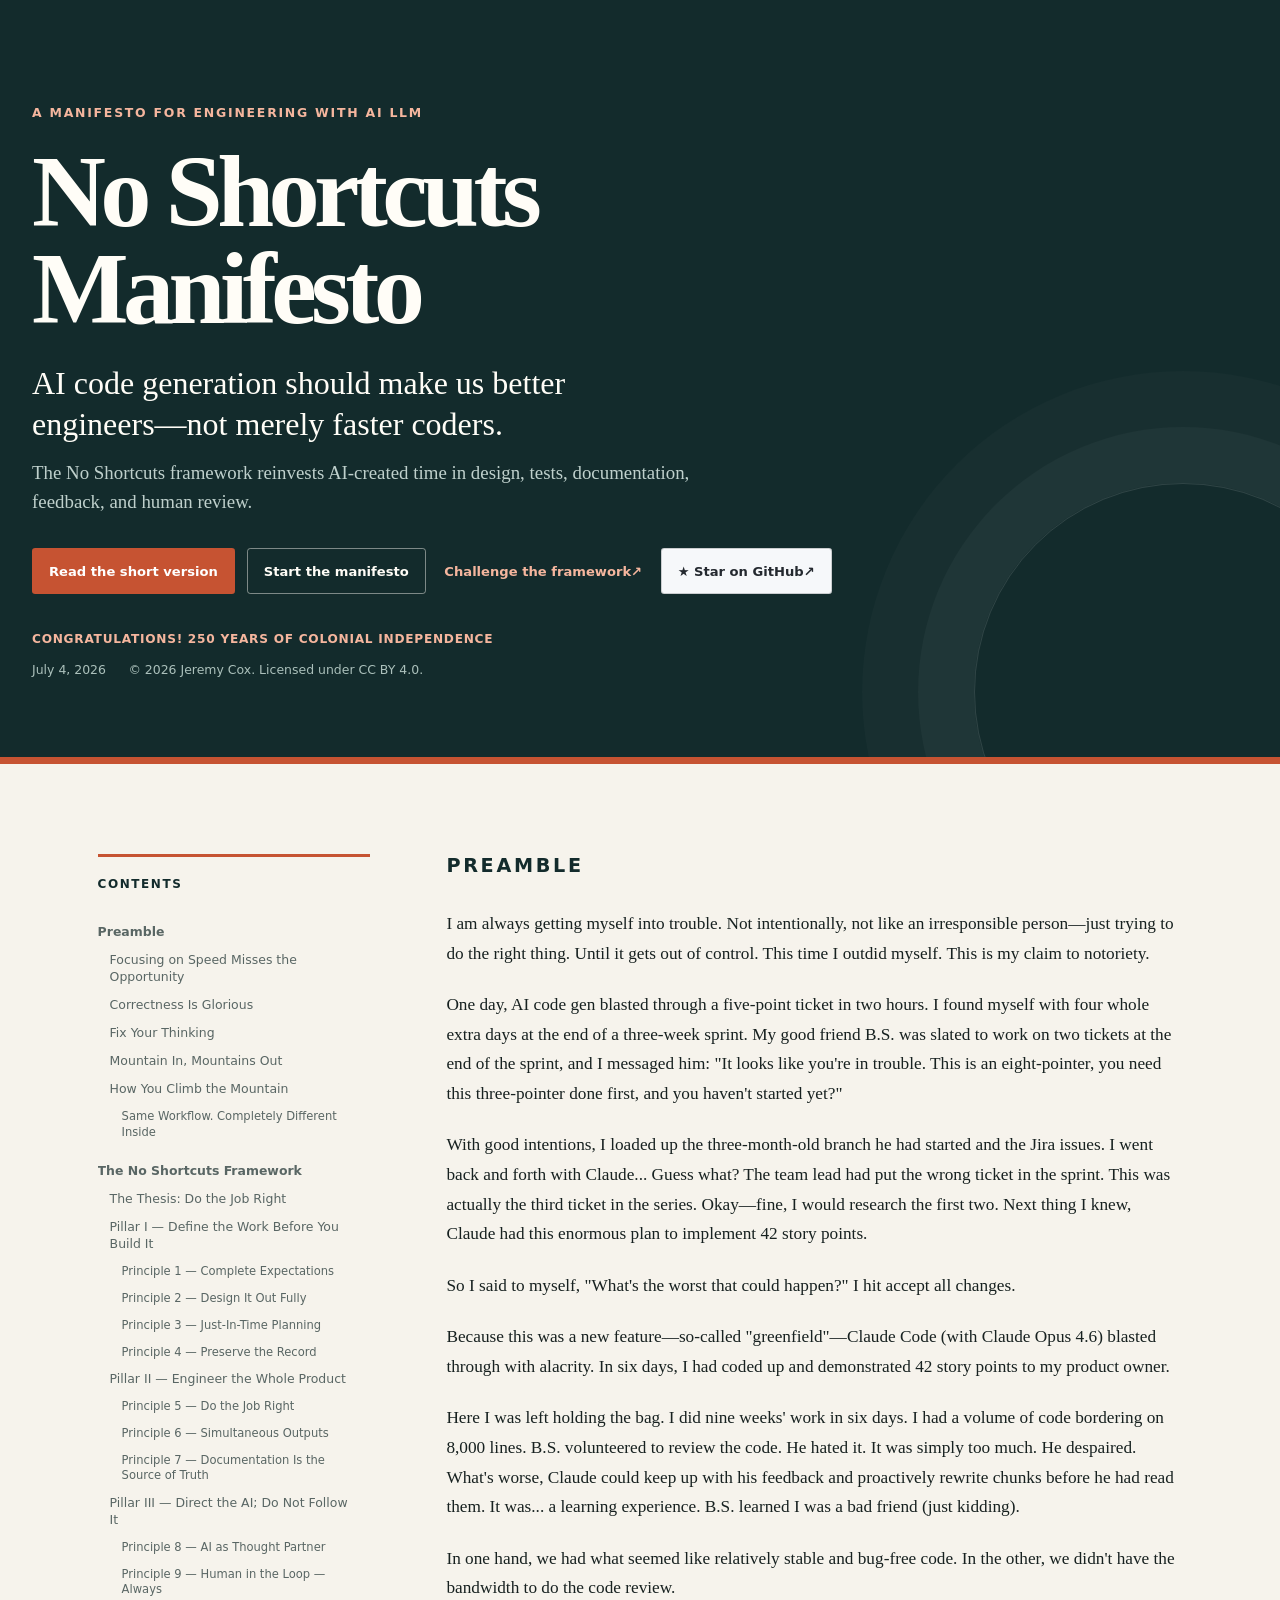
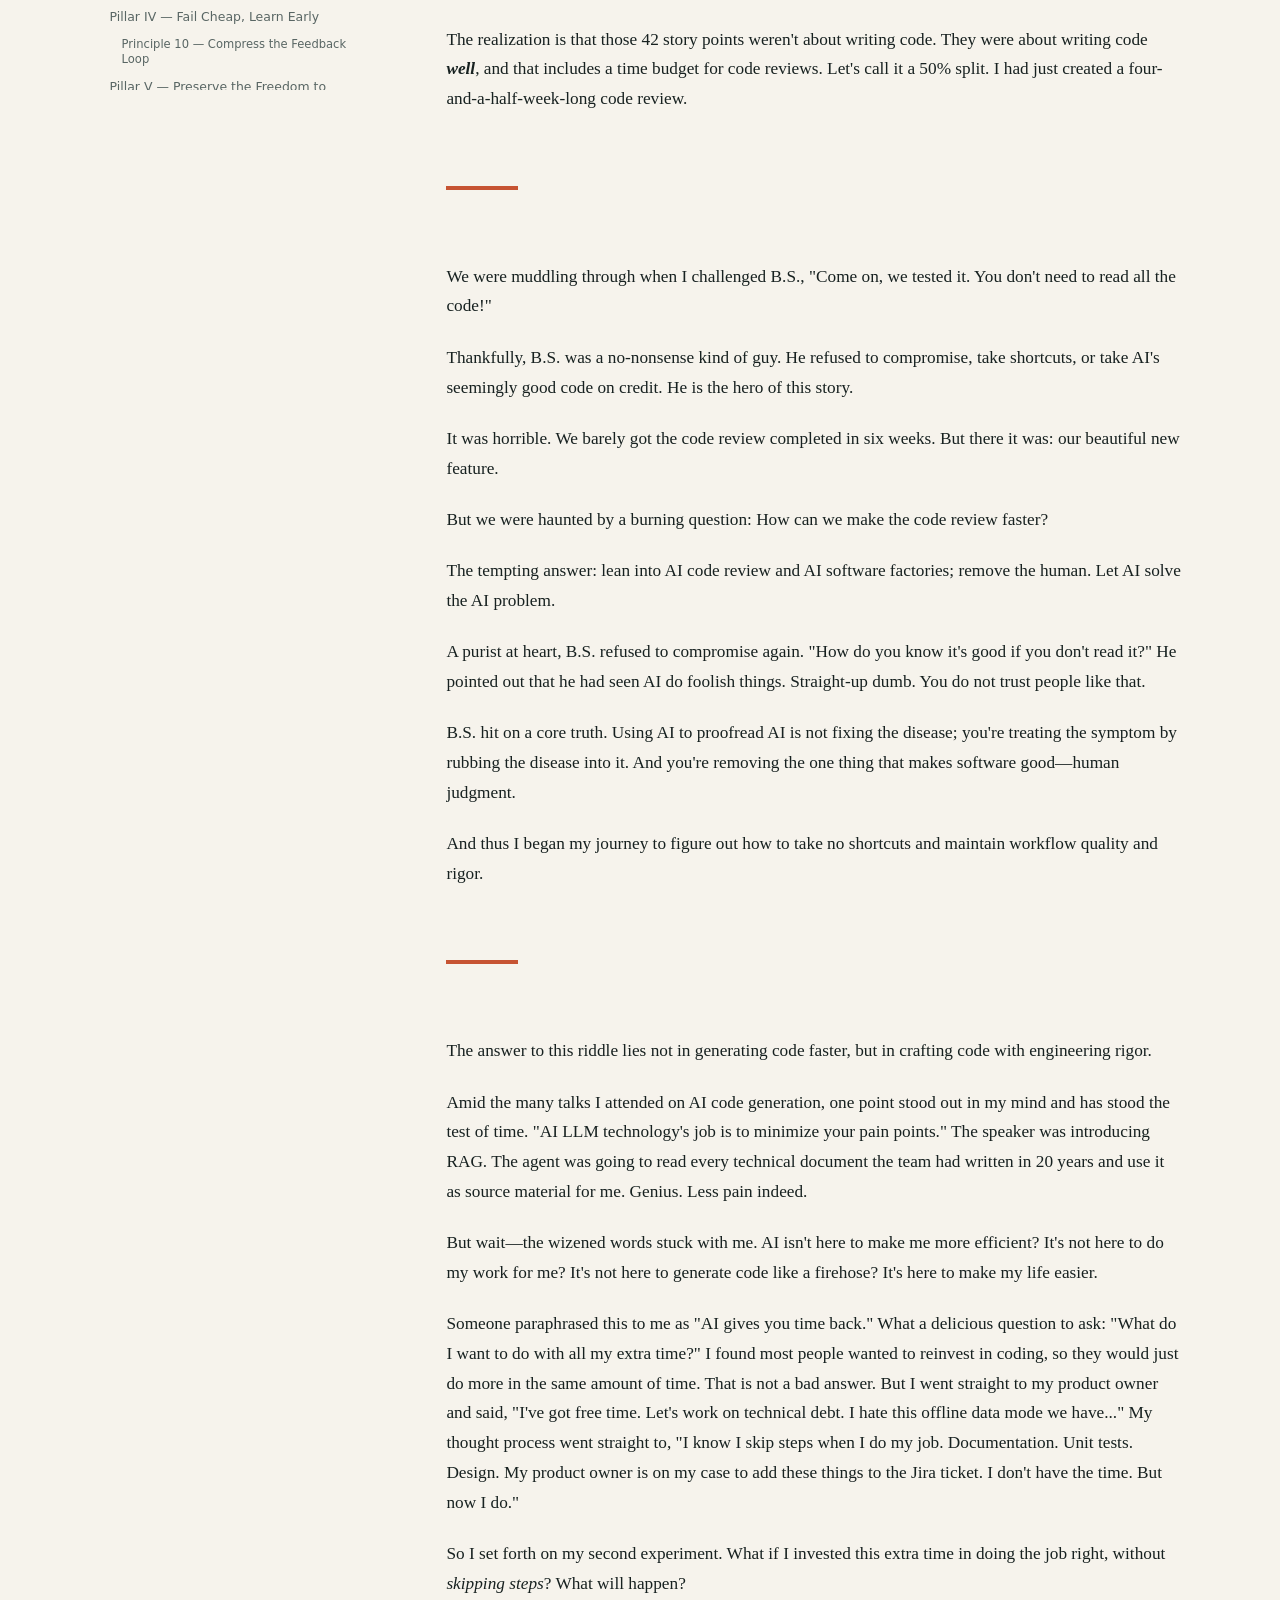
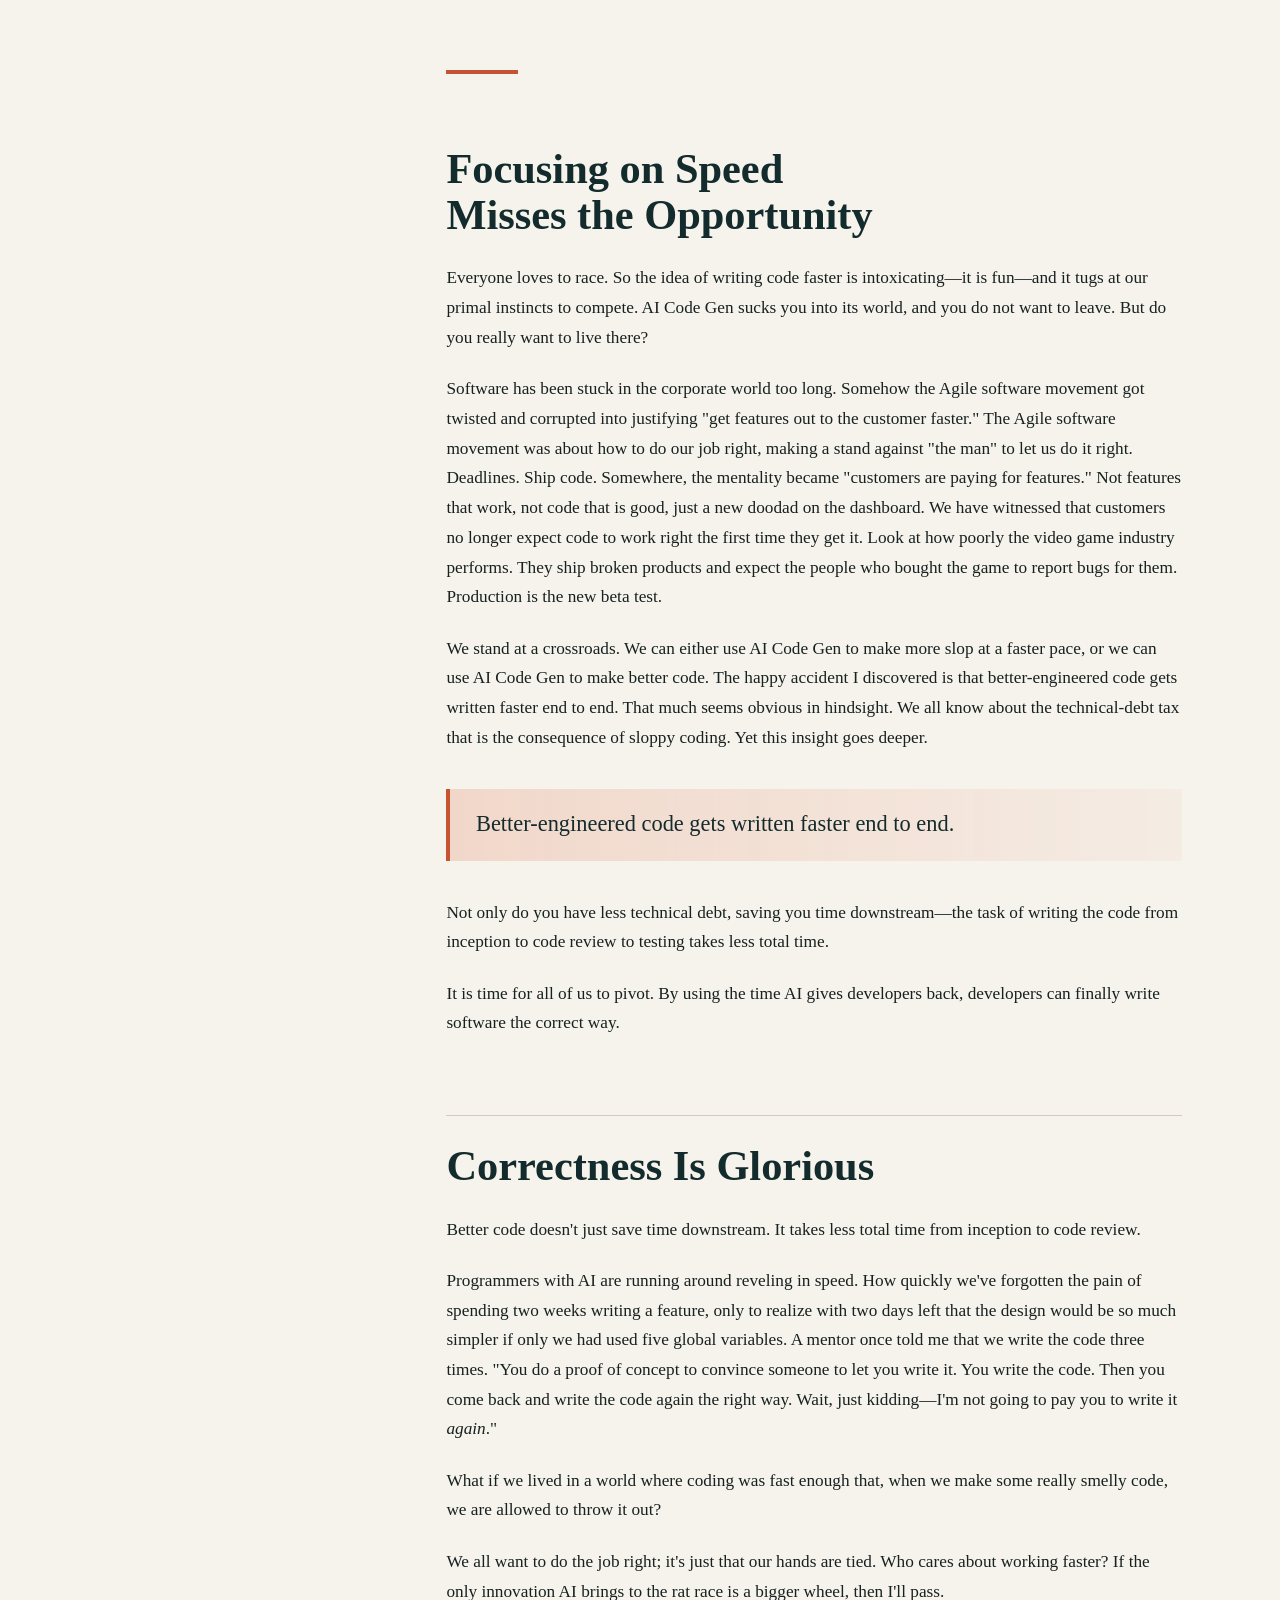
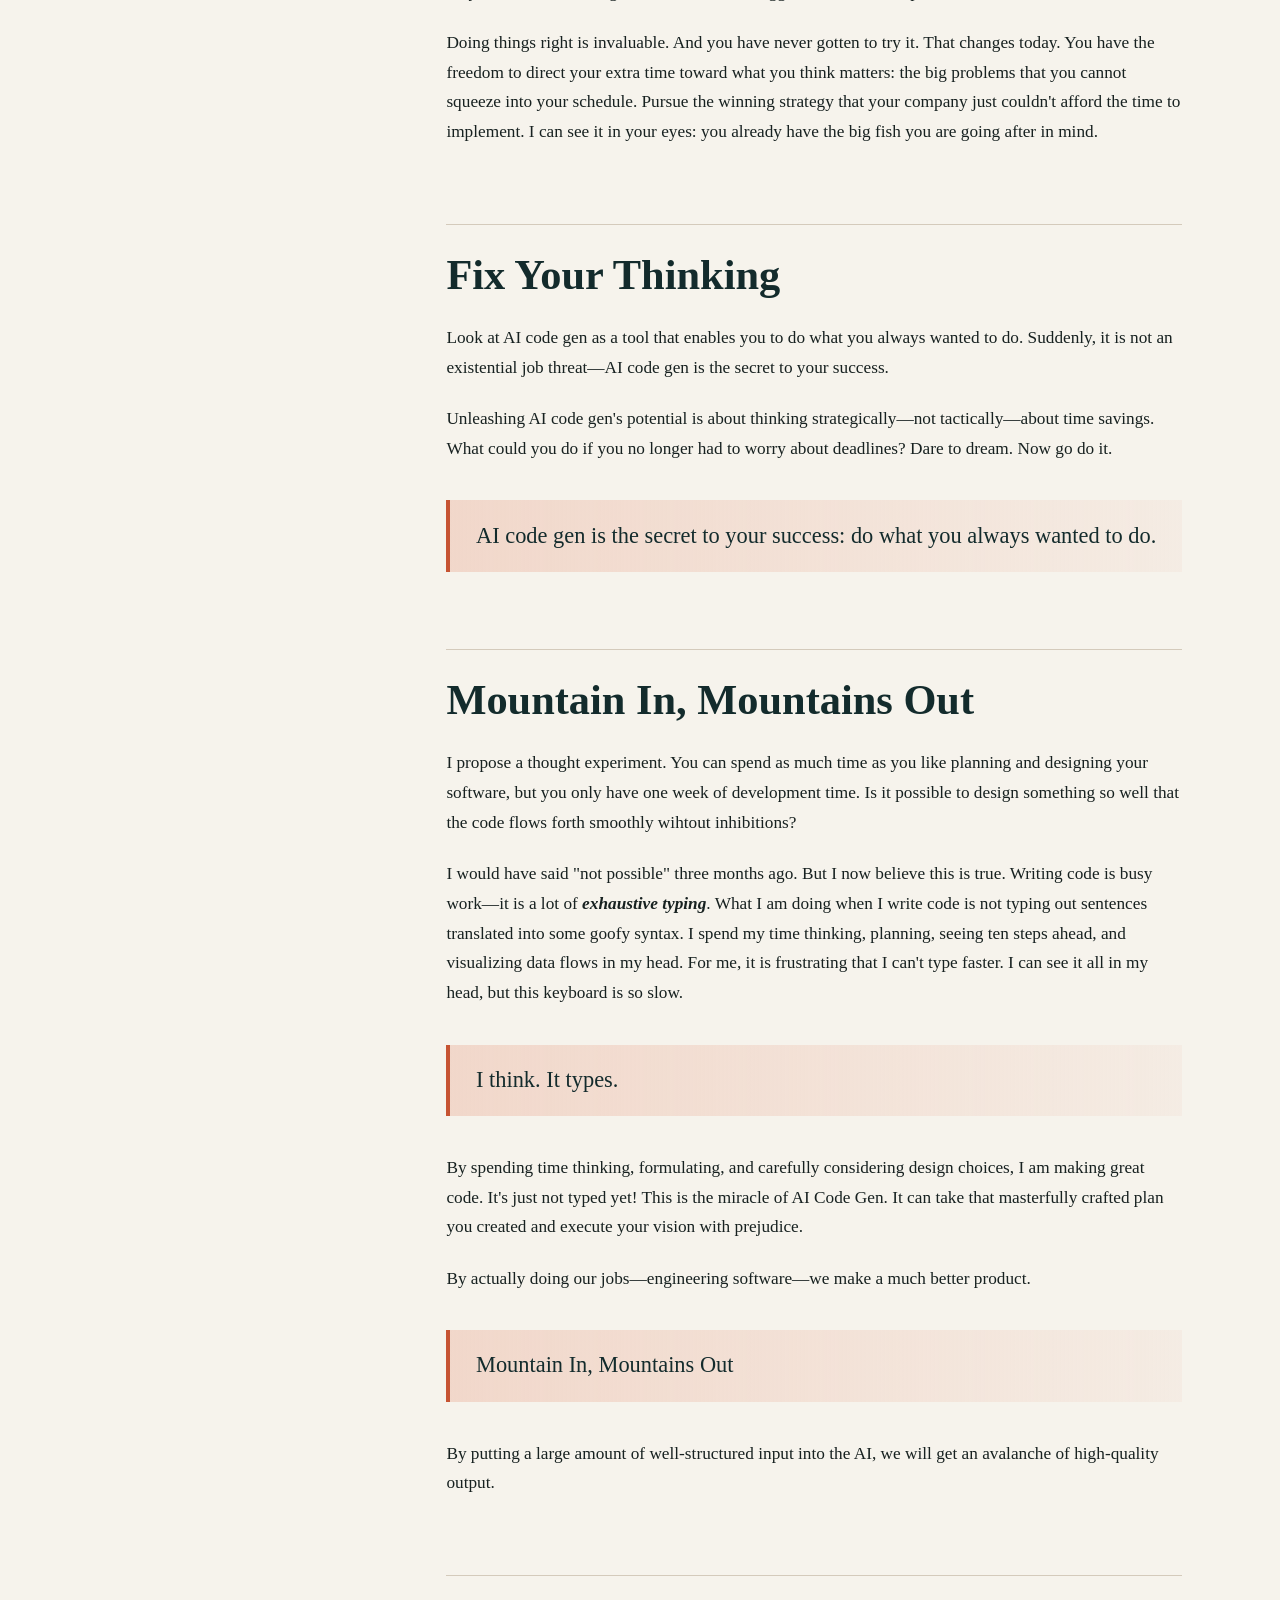
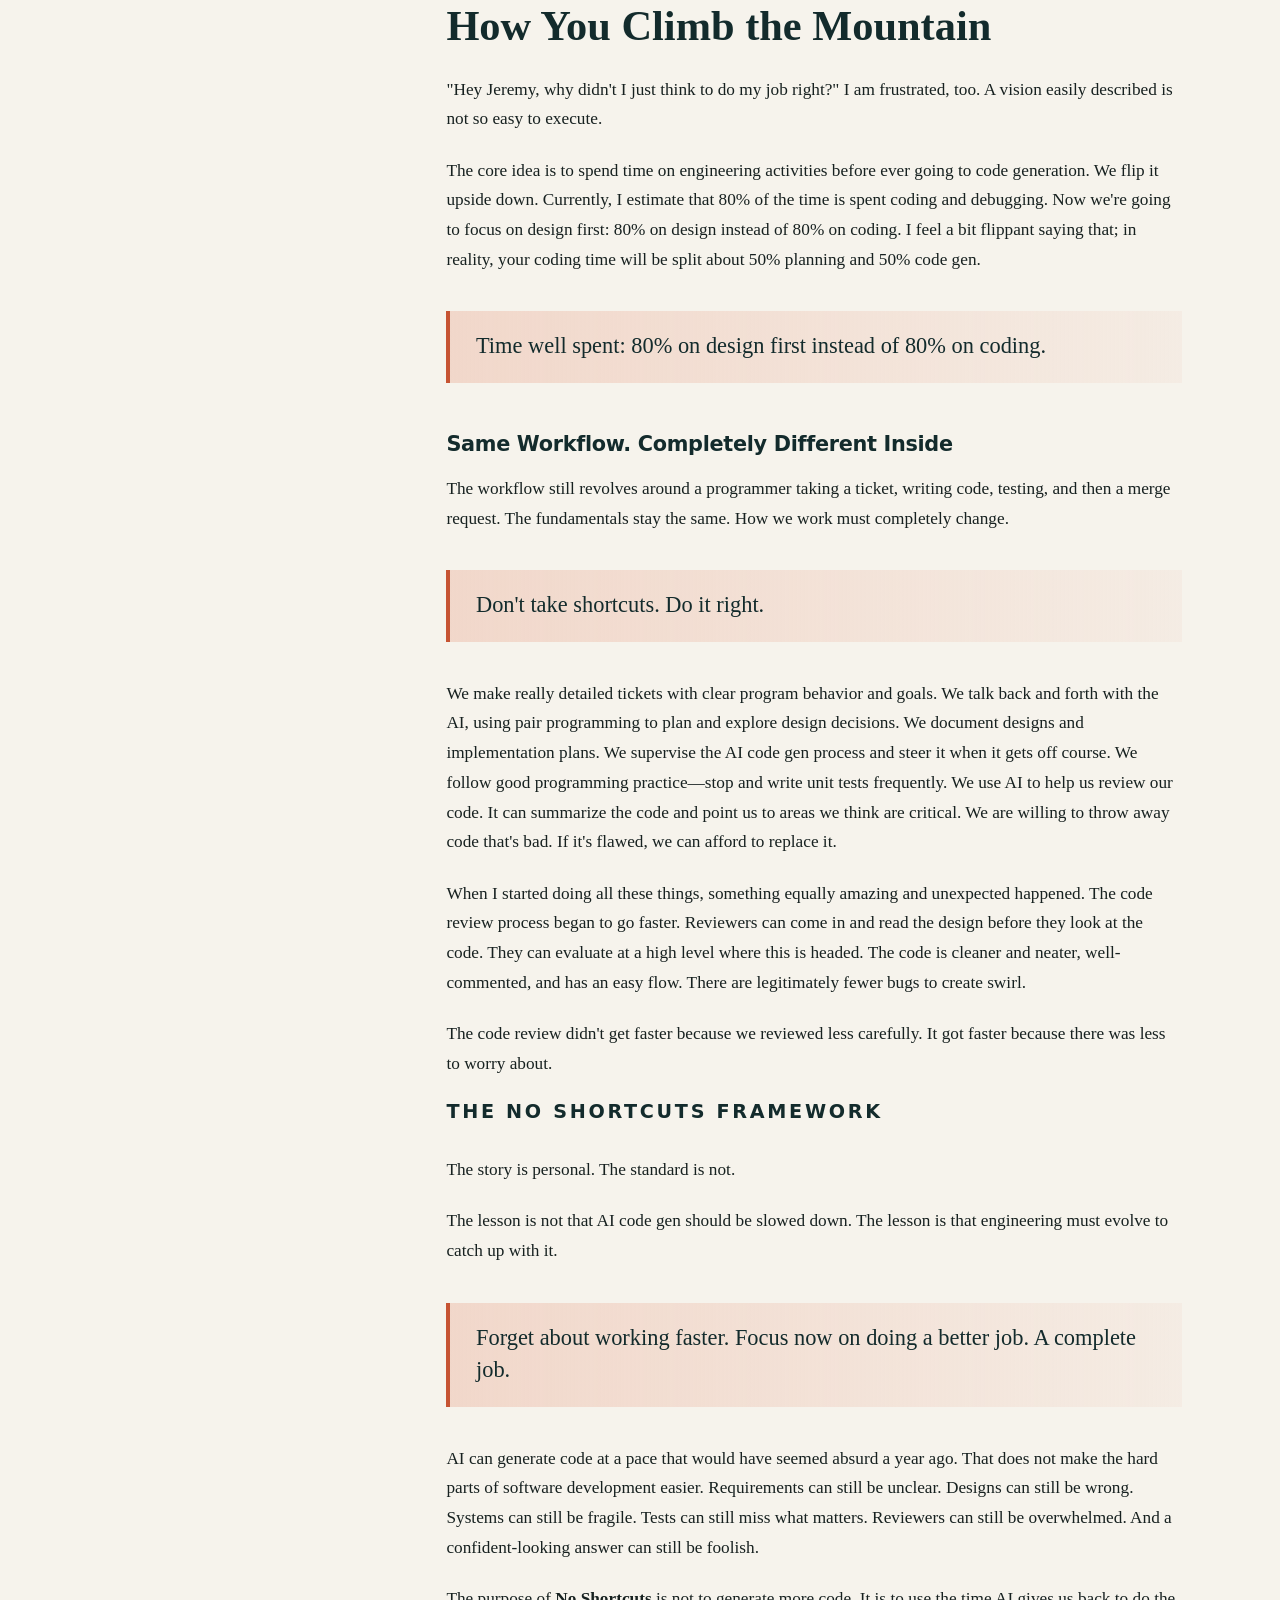
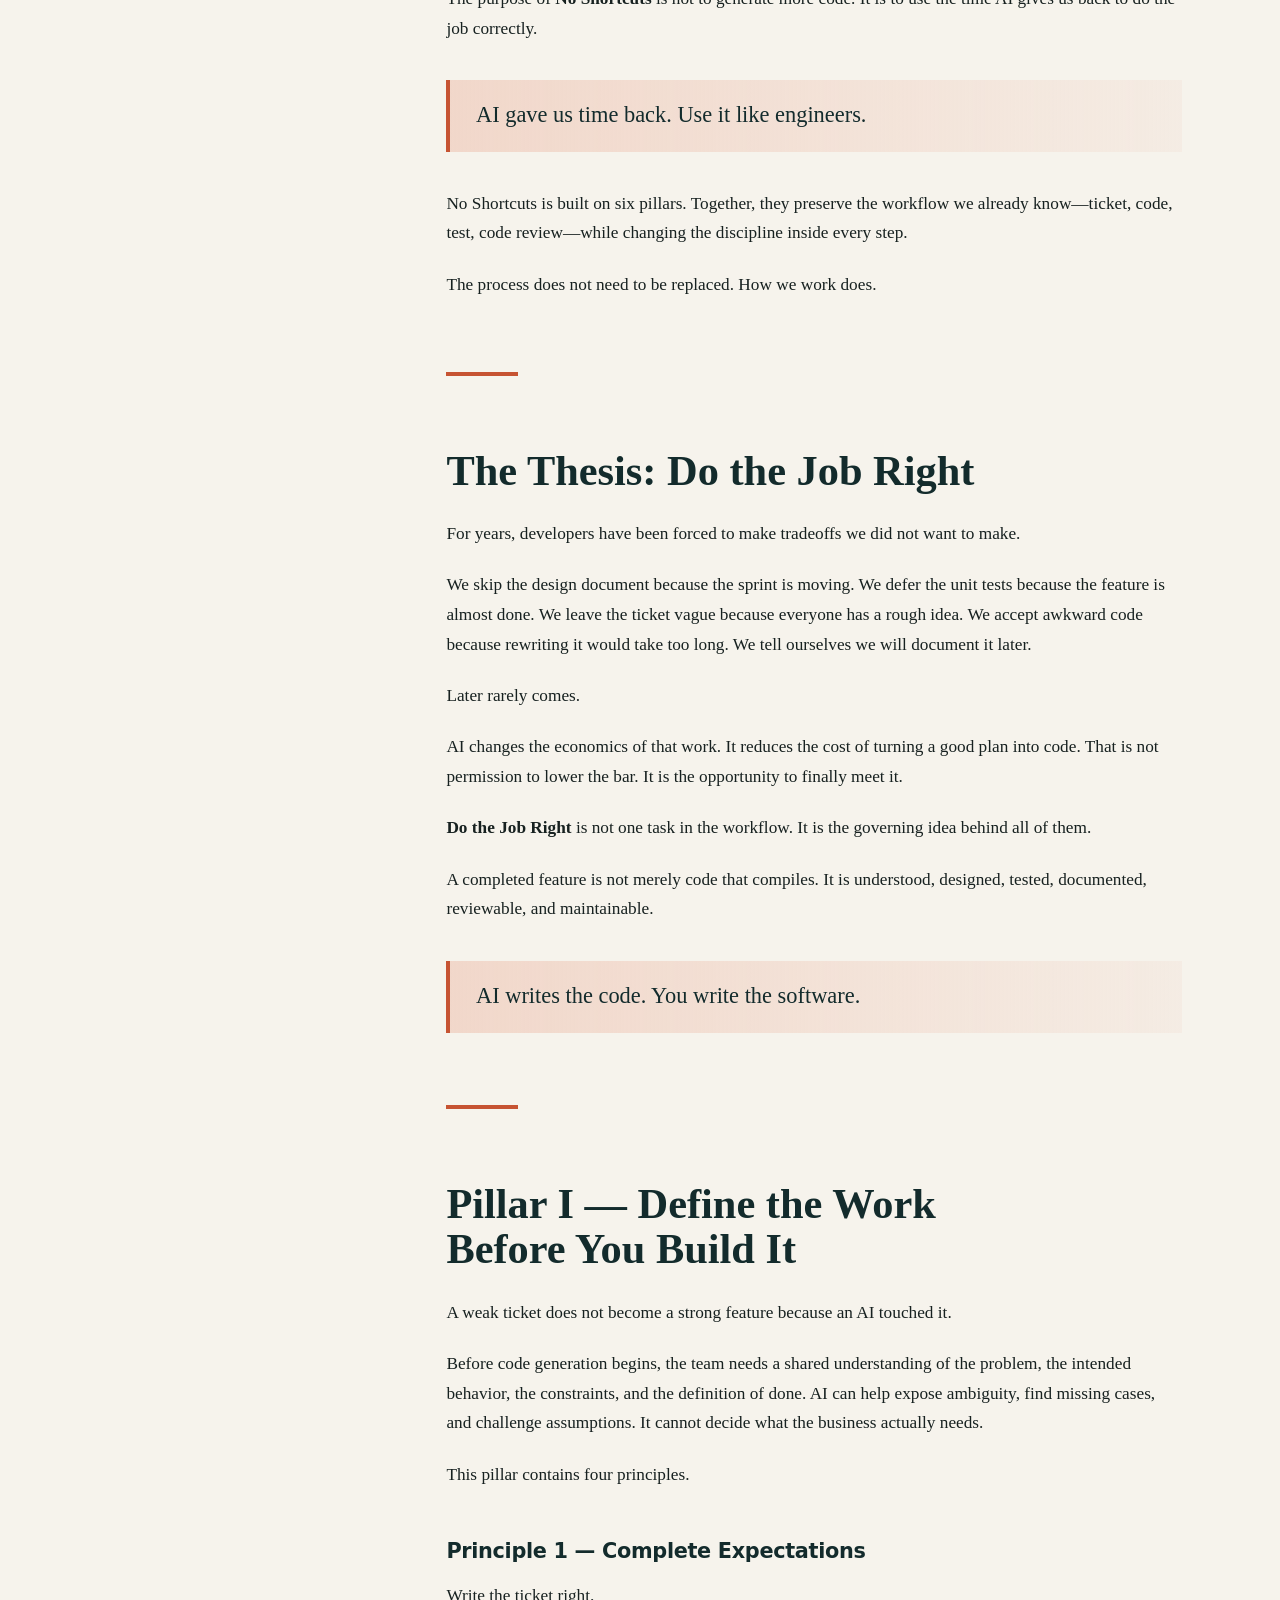
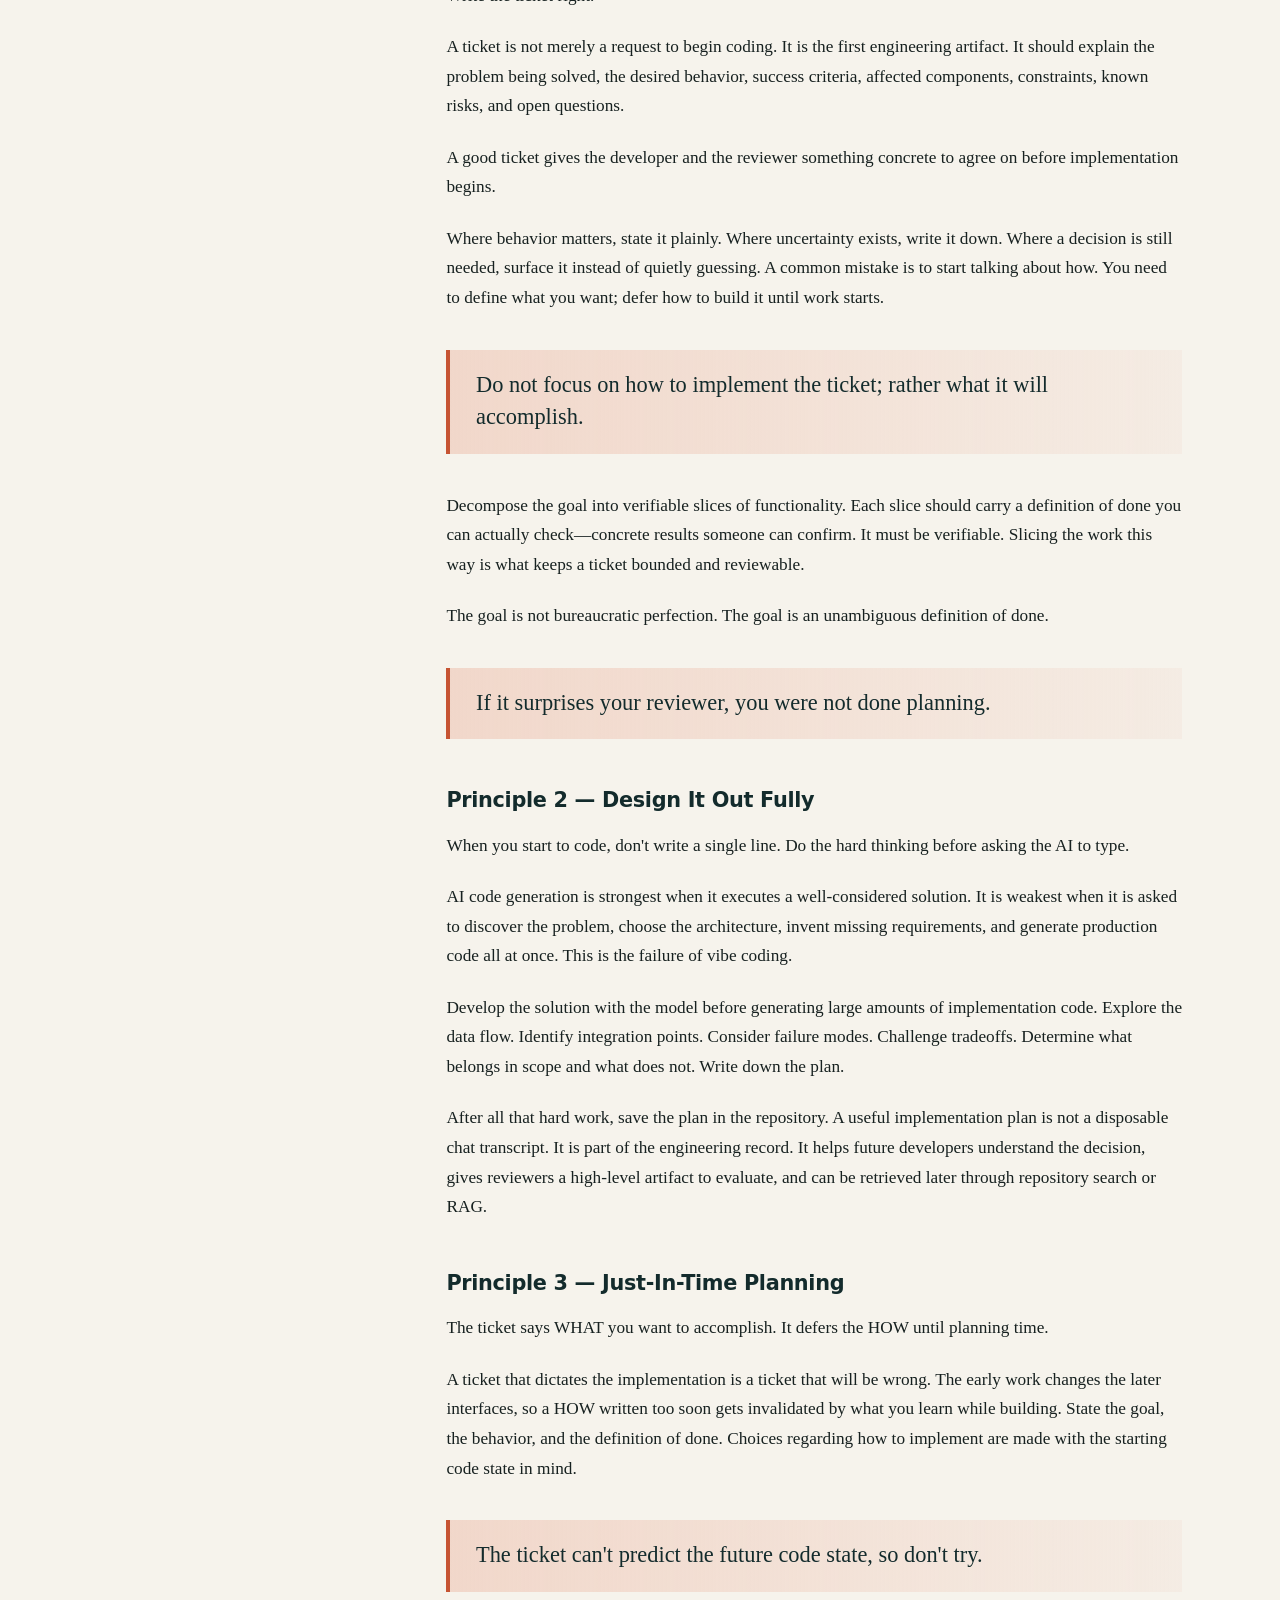
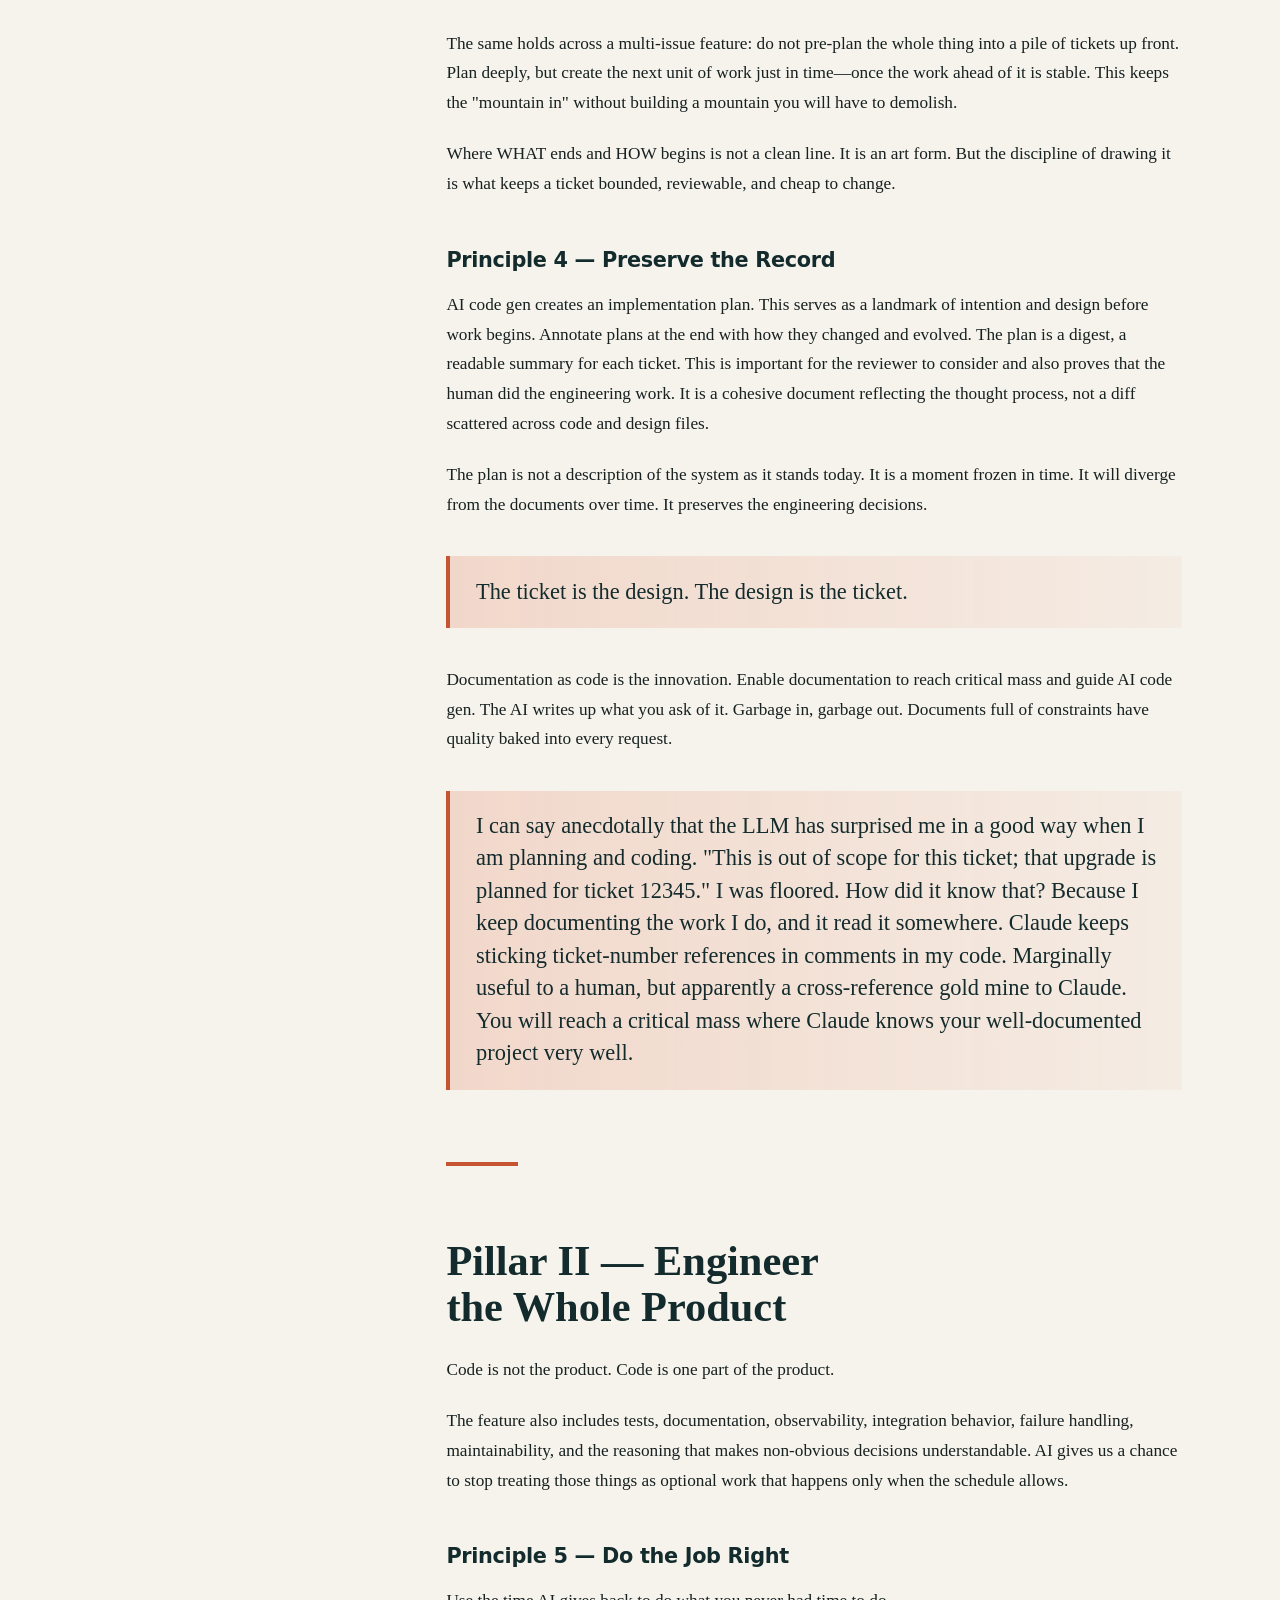
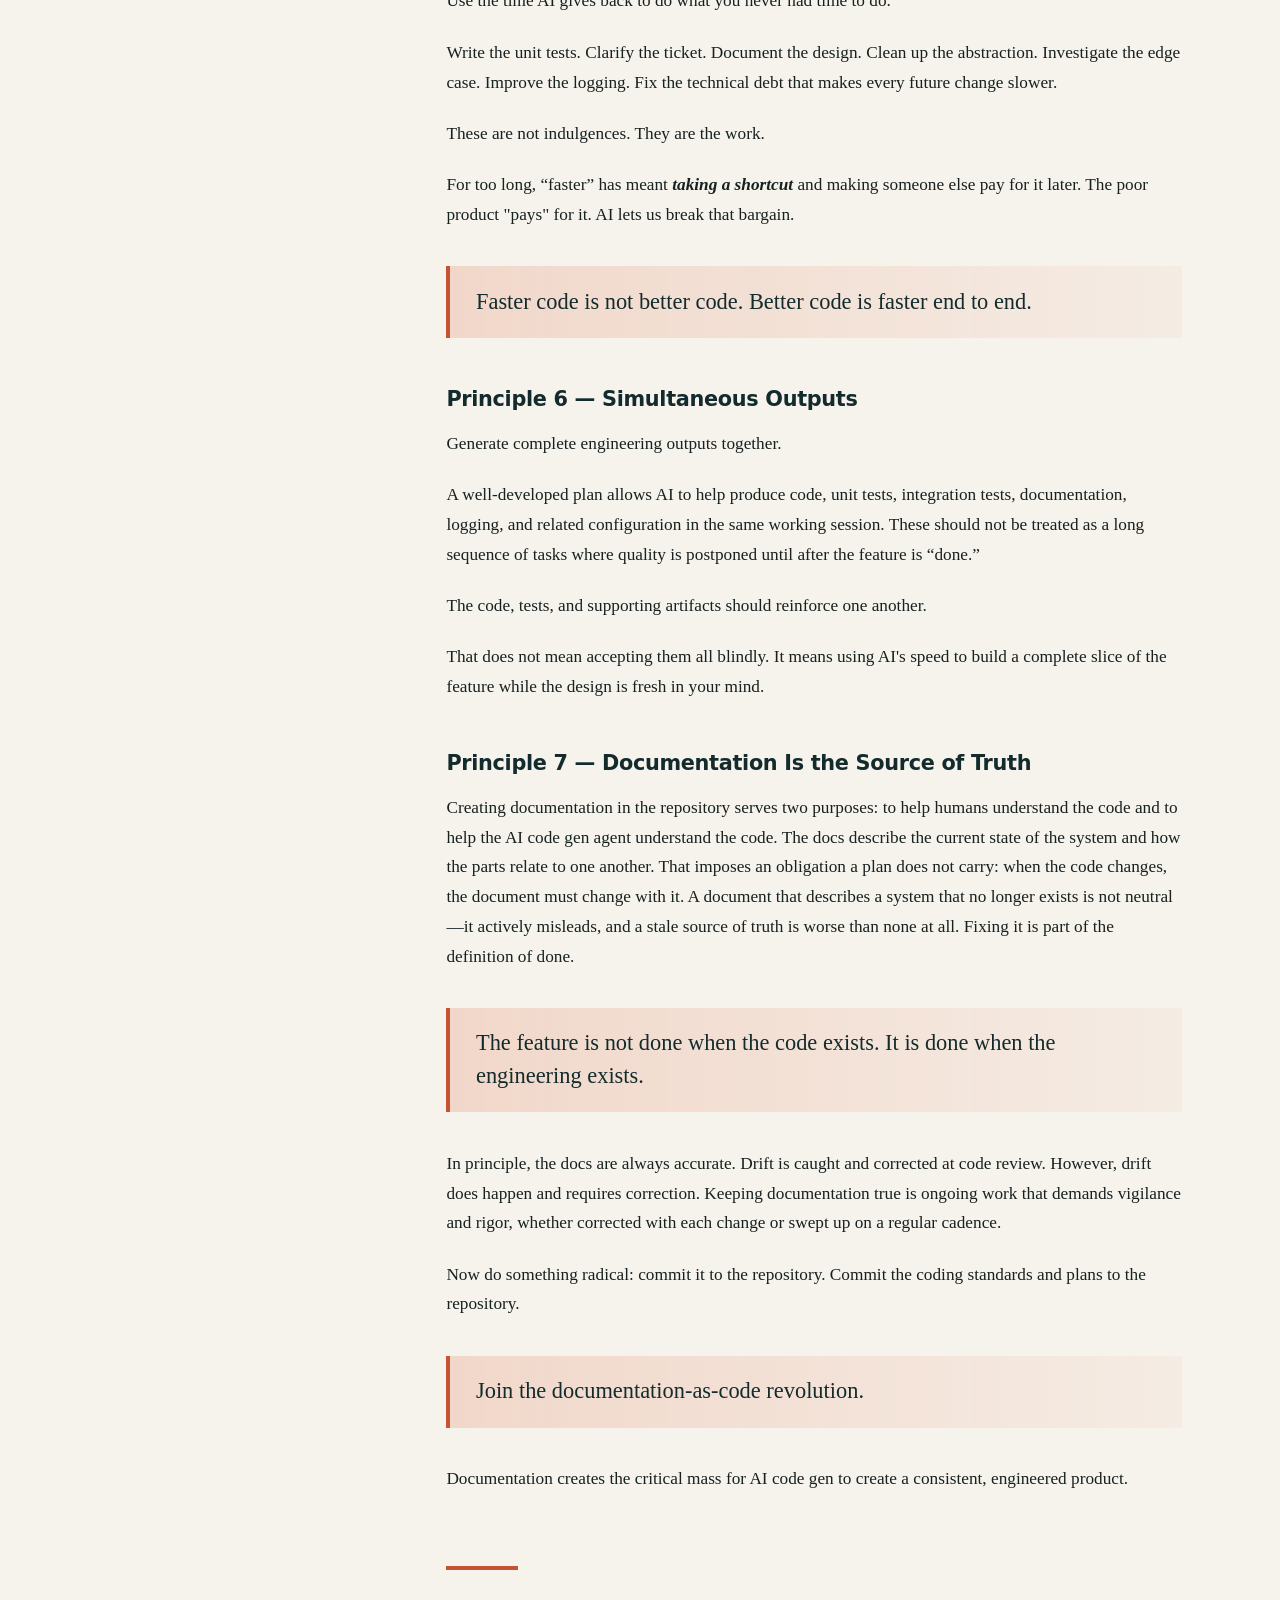
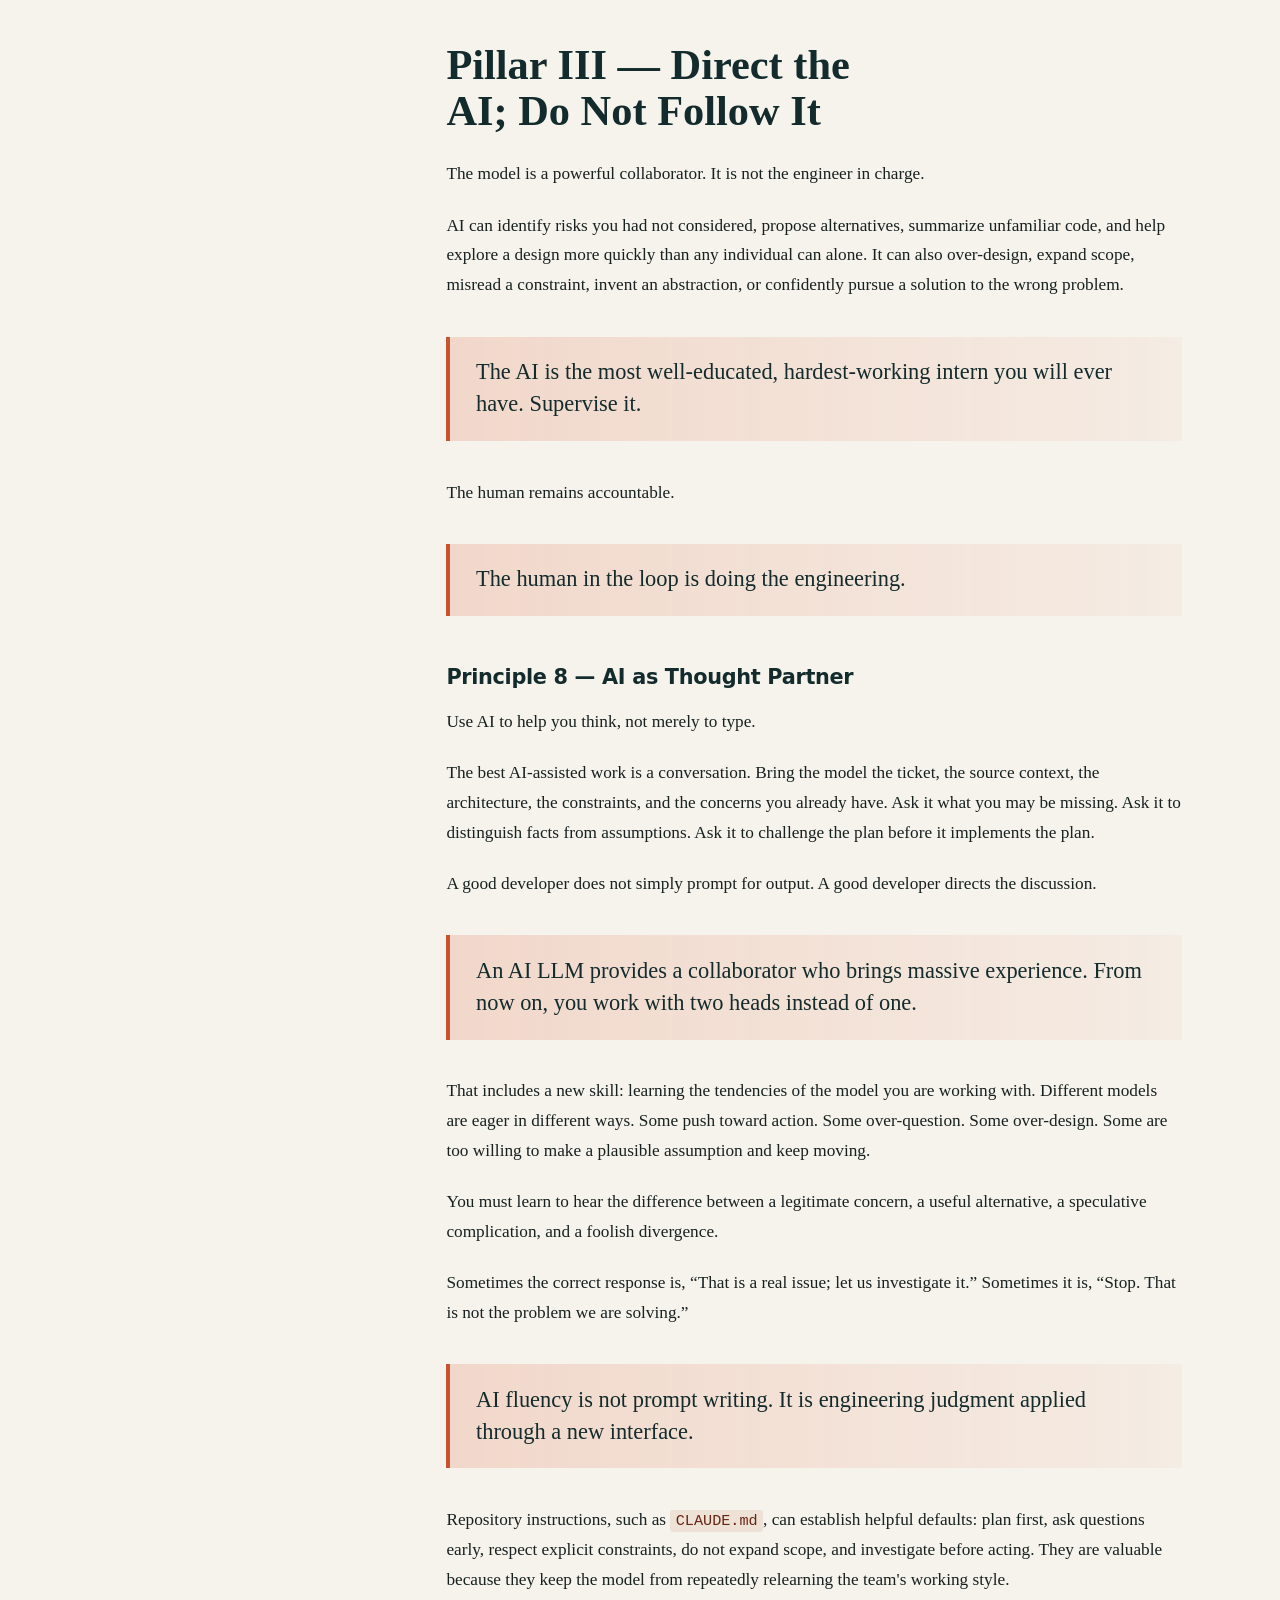
<file: index.html>
<!doctype html>
<html lang="en">
<head>
  <meta charset="utf-8">
  <meta name="viewport" content="width=device-width, initial-scale=1">
  <meta name="description" content="AI code generation should make us better engineers—not merely faster coders. The No Shortcuts framework reinvests AI-created time in design, tests, documentation, feedback, and human review.">
  <meta name="author" content="Jeremy Cox">
  <meta name="theme-color" content="#132b2c">
  <link rel="canonical" href="https://nerdchieftain.github.io/no-shortcuts-manifesto/">

  <meta property="og:title" content="No Shortcuts Manifesto">
  <meta property="og:description" content="AI gave us time back. Use it like engineers.">
  <meta property="og:type" content="website">
  <meta property="og:url" content="https://nerdchieftain.github.io/no-shortcuts-manifesto/">
  <meta property="og:site_name" content="No Shortcuts Manifesto">
  <meta property="og:image" content="https://nerdchieftain.github.io/no-shortcuts-manifesto/social-card.png">
  <meta property="og:image:type" content="image/png">
  <meta property="og:image:width" content="1200">
  <meta property="og:image:height" content="630">
  <meta property="og:image:alt" content="No Shortcuts. AI gave us time back. Use it like engineers.">

  <meta name="twitter:card" content="summary_large_image">
  <meta name="twitter:title" content="No Shortcuts Manifesto">
  <meta name="twitter:description" content="AI gave us time back. Use it like engineers.">
  <meta name="twitter:image" content="https://nerdchieftain.github.io/no-shortcuts-manifesto/social-card.png">
  <meta name="twitter:image:alt" content="No Shortcuts. AI gave us time back. Use it like engineers.">
  <title>No Shortcuts Manifesto</title>
  <link rel="stylesheet" href="styles.css">
</head>
<body>
  <a class="skip-link" href="#manifesto">Skip to the manifesto</a>
  <header class="hero">
    <div class="hero-inner">
      <p class="eyebrow">A manifesto for engineering with AI LLM</p>
      <h1>No Shortcuts Manifesto</h1>
      <p class="hero-thesis">AI code generation should make us better engineers—not merely faster coders.</p>
      <p class="hero-support">The No Shortcuts framework reinvests AI-created time in design, tests, documentation, feedback, and human review.</p>
      <div class="hero-actions" aria-label="Ways to read and discuss the manifesto">
        <a class="button button-primary" href="tldr.html">Read the short version</a>
        <a class="button button-secondary" href="#preamble">Start the manifesto</a>
        <a class="button button-text" href="https://github.com/NerdChieftain/no-shortcuts-manifesto/discussions">Challenge the framework <span aria-hidden="true">↗</span></a>
        <a class="button button-github" href="https://github.com/NerdChieftain/no-shortcuts-manifesto" target="_blank" rel="noopener noreferrer" aria-label="Star NerdChieftain/no-shortcuts-manifesto on GitHub">★ Star on GitHub <span aria-hidden="true">↗</span></a>
      </div>
      <p class="occasion">Congratulations! 250 Years of Colonial Independence</p>
      <div class="publication-meta" aria-label="Publication details">
        <span>July 4, 2026</span>
        <span>© 2026 Jeremy Cox. Licensed under CC BY 4.0.</span>
      </div>
    </div>
  </header>

  <div class="page-shell">
    <aside class="toc" aria-labelledby="contents-title">
      <div class="toc-inner">
        <p class="toc-title" id="contents-title">Contents</p>
        <nav aria-label="Manifesto sections">
          <ol>
            <li class="toc-level-2"><a href="#preamble">Preamble</a></li>
<li class="toc-level-3"><a href="#focusing-on-speed-misses-the-opportunity">Focusing on Speed Misses the Opportunity</a></li>
<li class="toc-level-3"><a href="#correctness-is-glorious">Correctness Is Glorious</a></li>
<li class="toc-level-3"><a href="#fix-your-thinking">Fix Your Thinking</a></li>
<li class="toc-level-3"><a href="#mountain-in-mountains-out">Mountain In, Mountains Out</a></li>
<li class="toc-level-3"><a href="#how-you-climb-the-mountain">How You Climb the Mountain</a></li>
<li class="toc-level-4"><a href="#same-workflow-completely-different-inside">Same Workflow. Completely Different Inside</a></li>
<li class="toc-level-2"><a href="#the-no-shortcuts-framework">The No Shortcuts Framework</a></li>
<li class="toc-level-3"><a href="#the-thesis-do-the-job-right">The Thesis: Do the Job Right</a></li>
<li class="toc-level-3"><a href="#pillar-i-define-the-work-before-you-build-it">Pillar I — Define the Work Before You Build It</a></li>
<li class="toc-level-4"><a href="#principle-1-complete-expectations">Principle 1 — Complete Expectations</a></li>
<li class="toc-level-4"><a href="#principle-2-design-it-out-fully">Principle 2 — Design It Out Fully</a></li>
<li class="toc-level-4"><a href="#principle-3-just-in-time-planning">Principle 3 — Just-In-Time Planning</a></li>
<li class="toc-level-4"><a href="#principle-4-preserve-the-record">Principle 4 — Preserve the Record</a></li>
<li class="toc-level-3"><a href="#pillar-ii-engineer-the-whole-product">Pillar II — Engineer the Whole Product</a></li>
<li class="toc-level-4"><a href="#principle-5-do-the-job-right">Principle 5 — Do the Job Right</a></li>
<li class="toc-level-4"><a href="#principle-6-simultaneous-outputs">Principle 6 — Simultaneous Outputs</a></li>
<li class="toc-level-4"><a href="#principle-7-documentation-is-the-source-of-truth">Principle 7 — Documentation Is the Source of Truth</a></li>
<li class="toc-level-3"><a href="#pillar-iii-direct-the-ai-do-not-follow-it">Pillar III — Direct the AI; Do Not Follow It</a></li>
<li class="toc-level-4"><a href="#principle-8-ai-as-thought-partner">Principle 8 — AI as Thought Partner</a></li>
<li class="toc-level-4"><a href="#principle-9-human-in-the-loop-always">Principle 9 — Human in the Loop — Always</a></li>
<li class="toc-level-3"><a href="#pillar-iv-fail-cheap-learn-early">Pillar IV — Fail Cheap, Learn Early</a></li>
<li class="toc-level-4"><a href="#principle-10-compress-the-feedback-loop">Principle 10 — Compress the Feedback Loop</a></li>
<li class="toc-level-3"><a href="#pillar-v-preserve-the-freedom-to-change-course">Pillar V — Preserve the Freedom to Change Course</a></li>
<li class="toc-level-4"><a href="#principle-11-reset-without-fear">Principle 11 — Reset Without Fear</a></li>
<li class="toc-level-4"><a href="#principle-12-keep-work-units-small">Principle 12 — Keep Work Units Small</a></li>
<li class="toc-level-3"><a href="#pillar-vi-code-review-is-not-optional">Pillar VI — Code Review Is Not Optional</a></li>
<li class="toc-level-4"><a href="#principle-13-human-review-is-the-merge-gate">Principle 13 — Human Review Is the Merge Gate</a></li>
<li class="toc-level-4"><a href="#principle-14-better-engineering-better-code-faster-reviews">Principle 14 — Better Engineering, Better Code, Faster Reviews</a></li>
          </ol>
        </nav>
      </div>
    </aside>

    <main id="manifesto" tabindex="-1">
      <article>
        <h2 id="preamble">Preamble<a class="heading-link" href="#preamble" aria-label="Link to Preamble">#</a></h2>
<p>I am always getting myself into trouble. Not intentionally, not like an irresponsible person—just trying to do the right thing. Until it gets out of control. This time I outdid myself. This is my claim to notoriety.</p>
<p>One day, AI code gen blasted through a five-point ticket in two hours. I found myself with four whole extra days at the end of a three-week sprint. My good friend B.S. was slated to work on two tickets at the end of the sprint, and I messaged him: "It looks like you're in trouble. This is an eight-pointer, you need this three-pointer done first, and you haven't started yet?"</p>
<p>With good intentions, I loaded up the three-month-old branch he had started and the Jira issues. I went back and forth with Claude... Guess what? The team lead had put the wrong ticket in the sprint. This was actually the third ticket in the series. Okay—fine, I would research the first two. Next thing I knew, Claude had this enormous plan to implement 42 story points.</p>
<p>So I said to myself, "What's the worst that could happen?" I hit accept all changes.</p>
<p>Because this was a new feature—so-called "greenfield"—Claude Code (with Claude Opus 4.6) blasted through with alacrity. In six days, I had coded up and demonstrated 42 story points to my product owner.</p>
<p>Here I was left holding the bag. I did nine weeks' work in six days. I had a volume of code bordering on 8,000 lines. B.S. volunteered to review the code. He hated it. It was simply too much. He despaired. What's worse, Claude could keep up with his feedback and proactively rewrite chunks before he had read them. It was... a learning experience. B.S. learned I was a bad friend (just kidding).</p>
<p>In one hand, we had what seemed like relatively stable and bug-free code. In the other, we didn't have the bandwidth to do the code review.</p>
<p>The realization is that those 42 story points weren't about writing code. They were about writing code <strong><em>well</em></strong>, and that includes a time budget for code reviews. Let's call it a 50% split. I had just created a four-and-a-half-week-long code review.</p>
<hr aria-hidden="true">
<p>We were muddling through when I challenged B.S., "Come on, we tested it. You don't need to read all the code!"</p>
<p>Thankfully, B.S. was a no-nonsense kind of guy. He refused to compromise, take shortcuts, or take AI's seemingly good code on credit. He is the hero of this story.</p>
<p>It was horrible. We barely got the code review completed in six weeks. But there it was: our beautiful new feature.</p>
<p>But we were haunted by a burning question: How can we make the code review faster?</p>
<p>The tempting answer: lean into AI code review and AI software factories; remove the human. Let AI solve the AI problem.</p>
<p>A purist at heart, B.S. refused to compromise again. "How do you know it's good if you don't read it?" He pointed out that he had seen AI do foolish things. Straight-up dumb. You do not trust people like that.</p>
<p>B.S. hit on a core truth. Using AI to proofread AI is not fixing the disease; you're treating the symptom by rubbing the disease into it. And you're removing the one thing that makes software good—human judgment.</p>
<p>And thus I began my journey to figure out how to take no shortcuts and maintain workflow quality and rigor.</p>
<hr aria-hidden="true">
<p>The answer to this riddle lies not in generating code faster, but in crafting code with engineering rigor.</p>
<p>Amid the many talks I attended on AI code generation, one point stood out in my mind and has stood the test of time. "AI LLM technology's job is to minimize your pain points." The speaker was introducing RAG. The agent was going to read every technical document the team had written in 20 years and use it as source material for me. Genius. Less pain indeed.</p>
<p>But wait—the wizened words stuck with me. AI isn't here to make me more efficient? It's not here to do my work for me? It's not here to generate code like a firehose? It's here to make my life easier.</p>
<p>Someone paraphrased this to me as "AI gives you time back." What a delicious question to ask: "What do I want to do with all my extra time?" I found most people wanted to reinvest in coding, so they would just do more in the same amount of time. That is not a bad answer. But I went straight to my product owner and said, "I've got free time. Let's work on technical debt. I hate this offline data mode we have..." My thought process went straight to, "I know I skip steps when I do my job. Documentation. Unit tests. Design. My product owner is on my case to add these things to the Jira ticket. I don't have the time. But now I do."</p>
<p>So I set forth on my second experiment. What if I invested this extra time in doing the job right, without <em>skipping steps</em>? What will happen?</p>
<hr aria-hidden="true">
<h3 id="focusing-on-speed-misses-the-opportunity">Focusing on Speed Misses the Opportunity<a class="heading-link" href="#focusing-on-speed-misses-the-opportunity" aria-label="Link to Focusing on Speed Misses the Opportunity">#</a></h3>
<p>Everyone loves to race. So the idea of writing code faster is intoxicating—it is fun—and it tugs at our primal instincts to compete. AI Code Gen sucks you into its world, and you do not want to leave. But do you really want to live there?</p>
<p>Software has been stuck in the corporate world too long. Somehow the Agile software movement got twisted and corrupted into justifying "get features out to the customer faster." The Agile software movement was about how to do our job right, making a stand against "the man" to let us do it right. Deadlines. Ship code. Somewhere, the mentality became "customers are paying for features." Not features that work, not code that is good, just a new doodad on the dashboard. We have witnessed that customers no longer expect code to work right the first time they get it. Look at how poorly the video game industry performs. They ship broken products and expect the people who bought the game to report bugs for them. Production is the new beta test.</p>
<p>We stand at a crossroads. We can either use AI Code Gen to make more slop at a faster pace, or we can use AI Code Gen to make better code. The happy accident I discovered is that better-engineered code gets written faster end to end. That much seems obvious in hindsight. We all know about the technical-debt tax that is the consequence of sloppy coding. Yet this insight goes deeper.</p>
<blockquote><p>Better-engineered code gets written faster end to end.</p></blockquote>
<p>Not only do you have less technical debt, saving you time downstream—the task of writing the code from inception to code review to testing takes less total time.</p>
<p>It is time for all of us to pivot. By using the time AI gives developers back, developers can finally write software the correct way.</p>
<h3 id="correctness-is-glorious">Correctness Is Glorious<a class="heading-link" href="#correctness-is-glorious" aria-label="Link to Correctness Is Glorious">#</a></h3>
<p>Better code doesn't just save time downstream. It takes less total time from inception to code review.</p>
<p>Programmers with AI are running around reveling in speed. How quickly we've forgotten the pain of spending two weeks writing a feature, only to realize with two days left that the design would be so much simpler if only we had used five global variables. A mentor once told me that we write the code three times. "You do a proof of concept to convince someone to let you write it. You write the code. Then you come back and write the code again the right way. Wait, just kidding—I'm not going to pay you to write it <em>again</em>."</p>
<p>What if we lived in a world where coding was fast enough that, when we make some really smelly code, we are allowed to throw it out?</p>
<p>We all want to do the job right; it's just that our hands are tied. Who cares about working faster? If the only innovation AI brings to the rat race is a bigger wheel, then I'll pass.</p>
<p>Doing things right is invaluable. And you have never gotten to try it. That changes today. You have the freedom to direct your extra time toward what you think matters: the big problems that you cannot squeeze into your schedule. Pursue the winning strategy that your company just couldn't afford the time to implement. I can see it in your eyes: you already have the big fish you are going after in mind.</p>
<h3 id="fix-your-thinking">Fix Your Thinking<a class="heading-link" href="#fix-your-thinking" aria-label="Link to Fix Your Thinking">#</a></h3>
<p>Look at AI code gen as a tool that enables you to do what you always wanted to do. Suddenly, it is not an existential job threat—AI code gen is the secret to your success.</p>
<p>Unleashing AI code gen's potential is about thinking strategically—not tactically—about time savings. What could you do if you no longer had to worry about deadlines? Dare to dream. Now go do it.</p>
<blockquote><p>AI code gen is the secret to your success: do what you always wanted to do.</p></blockquote>
<h3 id="mountain-in-mountains-out">Mountain In, Mountains Out<a class="heading-link" href="#mountain-in-mountains-out" aria-label="Link to Mountain In, Mountains Out">#</a></h3>
<p>I propose a thought experiment. You can spend as much time as you like planning and designing your software, but you only have one week of development time. Is it possible to design something so well that the code flows forth smoothly wihtout inhibitions?</p>
<p>I would have said "not possible" three months ago. But I now believe this is true. Writing code is busy work—it is a lot of <strong><em>exhaustive typing</em></strong>. What I am doing when I write code is not typing out sentences translated into some goofy syntax. I spend my time thinking, planning, seeing ten steps ahead, and visualizing data flows in my head. For me, it is frustrating that I can't type faster. I can see it all in my head, but this keyboard is so slow.</p>
<blockquote><p>I think. It types.</p></blockquote>
<p>By spending time thinking, formulating, and carefully considering design choices, I am making great code. It's just not typed yet! This is the miracle of AI Code Gen. It can take that masterfully crafted plan you created and execute your vision with prejudice.</p>
<p>By actually doing our jobs—engineering software—we make a much better product.</p>
<blockquote><p>Mountain In, Mountains Out</p></blockquote>
<p>By putting a large amount of well-structured input into the AI, we will get an avalanche of high-quality output.</p>
<h3 id="how-you-climb-the-mountain">How You Climb the Mountain<a class="heading-link" href="#how-you-climb-the-mountain" aria-label="Link to How You Climb the Mountain">#</a></h3>
<p>"Hey Jeremy, why didn't I just think to do my job right?" I am frustrated, too. A vision easily described is not so easy to execute.</p>
<p>The core idea is to spend time on engineering activities before ever going to code generation. We flip it upside down. Currently, I estimate that 80% of the time is spent coding and debugging. Now we're going to focus on design first: 80% on design instead of 80% on coding. I feel a bit flippant saying that; in reality, your coding time will be split about 50% planning and 50% code gen.</p>
<blockquote><p>Time well spent: 80% on design first instead of 80% on coding.</p></blockquote>
<h4 id="same-workflow-completely-different-inside">Same Workflow. Completely Different Inside<a class="heading-link" href="#same-workflow-completely-different-inside" aria-label="Link to Same Workflow. Completely Different Inside">#</a></h4>
<p>The workflow still revolves around a programmer taking a ticket, writing code, testing, and then a merge request. The fundamentals stay the same. How we work must completely change.</p>
<blockquote><p>Don't take shortcuts. Do it right.</p></blockquote>
<p>We make really detailed tickets with clear program behavior and goals. We talk back and forth with the AI, using pair programming to plan and explore design decisions. We document designs and implementation plans. We supervise the AI code gen process and steer it when it gets off course. We follow good programming practice—stop and write unit tests frequently. We use AI to help us review our code. It can summarize the code and point us to areas we think are critical. We are willing to throw away code that's bad. If it's flawed, we can afford to replace it.</p>
<p>When I started doing all these things, something equally amazing and unexpected happened. The code review process began to go faster. Reviewers can come in and read the design before they look at the code. They can evaluate at a high level where this is headed. The code is cleaner and neater, well-commented, and has an easy flow. There are legitimately fewer bugs to create swirl.</p>
<p>The code review didn't get faster because we reviewed less carefully. It got faster because there was less to worry about.</p>
<h2 id="the-no-shortcuts-framework">The No Shortcuts Framework<a class="heading-link" href="#the-no-shortcuts-framework" aria-label="Link to The No Shortcuts Framework">#</a></h2>
<p>The story is personal. The standard is not.</p>
<p>The lesson is not that AI code gen should be slowed down. The lesson is that engineering must evolve to catch up with it.</p>
<blockquote><p>Forget about working faster. Focus now on doing a better job.  A complete job.</p></blockquote>
<p>AI can generate code at a pace that would have seemed absurd a year ago. That does not make the hard parts of software development easier. Requirements can still be unclear. Designs can still be wrong. Systems can still be fragile. Tests can still miss what matters. Reviewers can still be overwhelmed. And a confident-looking answer can still be foolish.</p>
<p>The purpose of <strong>No Shortcuts</strong> is not to generate more code. It is to use the time AI gives us back to do the job correctly.</p>
<blockquote><p>AI gave us time back. Use it like engineers.</p></blockquote>
<p>No Shortcuts is built on six pillars. Together, they preserve the workflow we already know—ticket, code, test, code review—while changing the discipline inside every step.</p>
<p>The process does not need to be replaced. How we work does.</p>
<hr aria-hidden="true">
<h3 id="the-thesis-do-the-job-right">The Thesis: Do the Job Right<a class="heading-link" href="#the-thesis-do-the-job-right" aria-label="Link to The Thesis: Do the Job Right">#</a></h3>
<p>For years, developers have been forced to make tradeoffs we did not want to make.</p>
<p>We skip the design document because the sprint is moving. We defer the unit tests because the feature is almost done. We leave the ticket vague because everyone has a rough idea. We accept awkward code because rewriting it would take too long. We tell ourselves we will document it later.</p>
<p>Later rarely comes.</p>
<p>AI changes the economics of that work. It reduces the cost of turning a good plan into code. That is not permission to lower the bar. It is the opportunity to finally meet it.</p>
<p><strong>Do the Job Right</strong> is not one task in the workflow. It is the governing idea behind all of them.</p>
<p>A completed feature is not merely code that compiles. It is understood, designed, tested, documented, reviewable, and maintainable.</p>
<blockquote><p>AI writes the code. You write the software.</p></blockquote>
<hr aria-hidden="true">
<h3 id="pillar-i-define-the-work-before-you-build-it">Pillar I — Define the Work Before You Build It<a class="heading-link" href="#pillar-i-define-the-work-before-you-build-it" aria-label="Link to Pillar I — Define the Work Before You Build It">#</a></h3>
<p>A weak ticket does not become a strong feature because an AI touched it.</p>
<p>Before code generation begins, the team needs a shared understanding of the problem, the intended behavior, the constraints, and the definition of done. AI can help expose ambiguity, find missing cases, and challenge assumptions. It cannot decide what the business actually needs.</p>
<p>This pillar contains four principles.</p>
<h4 id="principle-1-complete-expectations">Principle 1 — Complete Expectations<a class="heading-link" href="#principle-1-complete-expectations" aria-label="Link to Principle 1 — Complete Expectations">#</a></h4>
<p>Write the ticket right.</p>
<p>A ticket is not merely a request to begin coding. It is the first engineering artifact. It should explain the problem being solved, the desired behavior, success criteria, affected components, constraints, known risks, and open questions.</p>
<p>A good ticket gives the developer and the reviewer something concrete to agree on before implementation begins.</p>
<p>Where behavior matters, state it plainly. Where uncertainty exists, write it down. Where a decision is still needed, surface it instead of quietly guessing. A common mistake is to start talking about how. You need to define what you want; defer how to build it until work starts.</p>
<blockquote><p>Do not focus on how to implement the ticket; rather what it will accomplish.</p></blockquote>
<p>Decompose the goal into verifiable slices of functionality. Each slice should carry a definition of done you can actually check—concrete results someone can confirm. It must be verifiable. Slicing the work this way is what keeps a ticket bounded and reviewable.</p>
<p>The goal is not bureaucratic perfection. The goal is an unambiguous definition of done.</p>
<blockquote><p>If it surprises your reviewer, you were not done planning.</p></blockquote>
<h4 id="principle-2-design-it-out-fully">Principle 2 — Design It Out Fully<a class="heading-link" href="#principle-2-design-it-out-fully" aria-label="Link to Principle 2 — Design It Out Fully">#</a></h4>
<p>When you start to code, don't write a single line. Do the hard thinking before asking the AI to type.</p>
<p>AI code generation is strongest when it executes a well-considered solution. It is weakest when it is asked to discover the problem, choose the architecture, invent missing requirements, and generate production code all at once. This is the failure of vibe coding.</p>
<p>Develop the solution with the model before generating large amounts of implementation code. Explore the data flow. Identify integration points. Consider failure modes. Challenge tradeoffs. Determine what belongs in scope and what does not. Write down the plan.</p>
<p>After all that hard work, save the plan in the repository. A useful implementation plan is not a disposable chat transcript. It is part of the engineering record. It helps future developers understand the decision, gives reviewers a high-level artifact to evaluate, and can be retrieved later through repository search or RAG.</p>
<h4 id="principle-3-just-in-time-planning">Principle 3 — Just-In-Time Planning<a class="heading-link" href="#principle-3-just-in-time-planning" aria-label="Link to Principle 3 — Just-In-Time Planning">#</a></h4>
<p>The ticket says WHAT you want to accomplish. It defers the HOW until planning time.</p>
<p>A ticket that dictates the implementation is a ticket that will be wrong. The early work changes the later interfaces, so a HOW written too soon gets invalidated by what you learn while building. State the goal, the behavior, and the definition of done.  Choices regarding how to implement are made with the starting code state in mind.</p>
<blockquote><p>The ticket can't predict the future code state, so don't try.</p></blockquote>
<p>The same holds across a multi-issue feature: do not pre-plan the whole thing into a pile of tickets up front. Plan deeply, but create the next unit of work just in time—once the work ahead of it is stable. This keeps the "mountain in" without building a mountain you will have to demolish.</p>
<p>Where WHAT ends and HOW begins is not a clean line. It is an art form. But the discipline of drawing it is what keeps a ticket bounded, reviewable, and cheap to change.</p>
<h4 id="principle-4-preserve-the-record">Principle 4 — Preserve the Record<a class="heading-link" href="#principle-4-preserve-the-record" aria-label="Link to Principle 4 — Preserve the Record">#</a></h4>
<p>AI code gen creates an implementation plan. This serves as a landmark of intention and design before work begins. Annotate plans at the end with how they changed and evolved. The plan is a digest, a readable summary for each ticket. This is important for the reviewer to consider and also proves that the human did the engineering work. It is a cohesive document reflecting the thought process, not a diff scattered across code and design files.</p>
<p>The plan is not a description of the system as it stands today. It is a moment frozen in time. It will diverge from the documents over time. It preserves the engineering decisions.</p>
<blockquote><p>The ticket is the design. The design is the ticket.</p></blockquote>
<p>Documentation as code is the innovation. Enable documentation to reach critical mass and guide AI code gen. The AI writes up what you ask of it. Garbage in, garbage out. Documents full of constraints have quality baked into every request.</p>
<blockquote><p>I can say anecdotally that the LLM has surprised me in a good way when I am planning and coding. "This is out of scope for this ticket; that upgrade is planned for ticket 12345." I was floored. How did it know that? Because I keep documenting the work I do, and it read it somewhere. Claude keeps sticking ticket-number references in comments in my code. Marginally useful to a human, but apparently a cross-reference gold mine to Claude. You will reach a critical mass where Claude knows your well-documented project very well.</p></blockquote>
<hr aria-hidden="true">
<h3 id="pillar-ii-engineer-the-whole-product">Pillar II — Engineer the Whole Product<a class="heading-link" href="#pillar-ii-engineer-the-whole-product" aria-label="Link to Pillar II — Engineer the Whole Product">#</a></h3>
<p>Code is not the product. Code is one part of the product.</p>
<p>The feature also includes tests, documentation, observability, integration behavior, failure handling, maintainability, and the reasoning that makes non-obvious decisions understandable. AI gives us a chance to stop treating those things as optional work that happens only when the schedule allows.</p>
<h4 id="principle-5-do-the-job-right">Principle 5 — Do the Job Right<a class="heading-link" href="#principle-5-do-the-job-right" aria-label="Link to Principle 5 — Do the Job Right">#</a></h4>
<p>Use the time AI gives back to do what you never had time to do.</p>
<p>Write the unit tests. Clarify the ticket. Document the design. Clean up the abstraction. Investigate the edge case. Improve the logging. Fix the technical debt that makes every future change slower.</p>
<p>These are not indulgences. They are the work.</p>
<p>For too long, “faster” has meant <strong><em>taking a shortcut</em></strong> and making someone else pay for it later. The poor product "pays" for it. AI lets us break that bargain.</p>
<blockquote><p>Faster code is not better code. Better code is faster end to end.</p></blockquote>
<h4 id="principle-6-simultaneous-outputs">Principle 6 — Simultaneous Outputs<a class="heading-link" href="#principle-6-simultaneous-outputs" aria-label="Link to Principle 6 — Simultaneous Outputs">#</a></h4>
<p>Generate complete engineering outputs together.</p>
<p>A well-developed plan allows AI to help produce code, unit tests, integration tests, documentation, logging, and related configuration in the same working session. These should not be treated as a long sequence of tasks where quality is postponed until after the feature is “done.”</p>
<p>The code, tests, and supporting artifacts should reinforce one another.</p>
<p>That does not mean accepting them all blindly. It means using AI's speed to build a complete slice of the feature while the design is fresh in your mind.</p>
<h4 id="principle-7-documentation-is-the-source-of-truth">Principle 7 — Documentation Is the Source of Truth<a class="heading-link" href="#principle-7-documentation-is-the-source-of-truth" aria-label="Link to Principle 7 — Documentation Is the Source of Truth">#</a></h4>
<p>Creating documentation in the repository serves two purposes: to help humans understand the code and to help the AI code gen agent understand the code. The docs describe the current state of the system and how the parts relate to one another. That imposes an obligation a plan does not carry: when the code changes, the document must change with it. A document that describes a system that no longer exists is not neutral—it actively misleads, and a stale source of truth is worse than none at all. Fixing it is part of the definition of done.</p>
<blockquote><p>The feature is not done when the code exists. It is done when the engineering exists.</p></blockquote>
<p>In principle, the docs are always accurate. Drift is caught and corrected at code review. However, drift does happen and requires correction. Keeping documentation true is ongoing work that demands vigilance and rigor, whether corrected with each change or swept up on a regular cadence.</p>
<p>Now do something radical: commit it to the repository. Commit the coding standards and plans to the repository.</p>
<blockquote><p>Join the documentation-as-code revolution.</p></blockquote>
<p>Documentation creates the critical mass for AI code gen to create a consistent, engineered product.</p>
<hr aria-hidden="true">
<h3 id="pillar-iii-direct-the-ai-do-not-follow-it">Pillar III — Direct the AI; Do Not Follow It<a class="heading-link" href="#pillar-iii-direct-the-ai-do-not-follow-it" aria-label="Link to Pillar III — Direct the AI; Do Not Follow It">#</a></h3>
<p>The model is a powerful collaborator. It is not the engineer in charge.</p>
<p>AI can identify risks you had not considered, propose alternatives, summarize unfamiliar code, and help explore a design more quickly than any individual can alone. It can also over-design, expand scope, misread a constraint, invent an abstraction, or confidently pursue a solution to the wrong problem.</p>
<blockquote><p>The AI is the most well-educated, hardest-working intern you will ever have. Supervise it.</p></blockquote>
<p>The human remains accountable.</p>
<blockquote><p>The human in the loop is doing the engineering.</p></blockquote>
<h4 id="principle-8-ai-as-thought-partner">Principle 8 — AI as Thought Partner<a class="heading-link" href="#principle-8-ai-as-thought-partner" aria-label="Link to Principle 8 — AI as Thought Partner">#</a></h4>
<p>Use AI to help you think, not merely to type.</p>
<p>The best AI-assisted work is a conversation. Bring the model the ticket, the source context, the architecture, the constraints, and the concerns you already have. Ask it what you may be missing. Ask it to distinguish facts from assumptions. Ask it to challenge the plan before it implements the plan.</p>
<p>A good developer does not simply prompt for output. A good developer directs the discussion.</p>
<blockquote><p>An AI LLM provides a collaborator who brings massive experience. From now on, you work with two heads instead of one.</p></blockquote>
<p>That includes a new skill: learning the tendencies of the model you are working with. Different models are eager in different ways. Some push toward action. Some over-question. Some over-design. Some are too willing to make a plausible assumption and keep moving.</p>
<p>You must learn to hear the difference between a legitimate concern, a useful alternative, a speculative complication, and a foolish divergence.</p>
<p>Sometimes the correct response is, “That is a real issue; let us investigate it.” Sometimes it is, “Stop. That is not the problem we are solving.”</p>
<blockquote><p>AI fluency is not prompt writing. It is engineering judgment applied through a new interface.</p></blockquote>
<p>Repository instructions, such as <code>CLAUDE.md</code>, can establish helpful defaults: plan first, ask questions early, respect explicit constraints, do not expand scope, and investigate before acting. They are valuable because they keep the model from repeatedly relearning the team's working style.</p>
<blockquote><p>AI cannot make judgments.</p></blockquote>
<p>But instructions are not judgment. They cannot replace understanding the system well enough to know when the model is wrong.</p>
<h4 id="principle-9-human-in-the-loop-always">Principle 9 — Human in the Loop — Always<a class="heading-link" href="#principle-9-human-in-the-loop-always" aria-label="Link to Principle 9 — Human in the Loop — Always">#</a></h4>
<p>The human is not optional.</p>
<p>Do not take AI's code on credit. Do not outsource responsibility to a model because its answer is polished, thorough, or fast.</p>
<p>Watch generated work carefully. Stop it when it goes off course. Read the code. Test the behavior. Verify claims against the actual system. Require human judgment where it matters.</p>
<p>Use AI to summarize changes, identify areas of risk, explain unfamiliar code, and help a reviewer navigate a large merge request. Do not use AI as an excuse to remove the one part of the process that makes software trustworthy. Do not compromise good work for speed.</p>
<blockquote><p>Trust but verify. Mostly verify.</p></blockquote>
<p>This connects all the way back to the ticket. The goal and the goalposts <em>should</em> already be defined.</p>
<blockquote><p>Using AI to proofread AI is not fixing the disease. You are treating the symptom by rubbing the disease into it.</p></blockquote>
<hr aria-hidden="true">
<h3 id="pillar-iv-fail-cheap-learn-early">Pillar IV — Fail Cheap, Learn Early<a class="heading-link" href="#pillar-iv-fail-cheap-learn-early" aria-label="Link to Pillar IV — Fail Cheap, Learn Early">#</a></h3>
<p>AI speed is most useful when it shortens the distance between an idea and meaningful feedback.</p>
<p>The purpose is not to hide the work from other people until a massive branch is ready. The purpose is to make it easier to show a real thing, learn what is wrong, and adjust before weak assumptions become expensive.</p>
<h4 id="principle-10-compress-the-feedback-loop">Principle 10 — Compress the Feedback Loop<a class="heading-link" href="#principle-10-compress-the-feedback-loop" aria-label="Link to Principle 10 — Compress the Feedback Loop">#</a></h4>
<p>Get feedback while the work is still cheap to change.</p>
<blockquote><p>AI-generated code is always cheap to change.</p></blockquote>
<p>Use prototypes, design walkthroughs, focused demos, and early test runs to give people something real to react to. A conversation about an imagined feature is useful. A conversation about a working version of the feature is better. What is better than a wireframe you discuss for an hour with four other people? Three demos of slightly different flavors of the feature as a conversation starters.</p>
<p>This applies to technical feedback as well as product feedback. The sooner a reviewer sees the plan, the sooner they can question the design. The sooner a teammate sees a prototype, the sooner they can point out a workflow problem. The sooner a test exposes a false assumption, the sooner you can change course.</p>
<blockquote><p>Reducing the coding time means you have more time afterward for feedback.</p></blockquote>
<p>Code review is not a safety net for a feature that has already become too large to understand. It is a finish line for work that has already been made reviewable.</p>
<blockquote><p>The code review did not get faster because we reviewed less carefully. It got faster because there was less to worry about.</p></blockquote>
<hr aria-hidden="true">
<h3 id="pillar-v-preserve-the-freedom-to-change-course">Pillar V — Preserve the Freedom to Change Course<a class="heading-link" href="#pillar-v-preserve-the-freedom-to-change-course" aria-label="Link to Pillar V — Preserve the Freedom to Change Course">#</a></h3>
<p>The cost of code has fallen. The cost of being wrong has not.</p>
<p>AI makes it cheaper to explore, prototype, revise, and restart. That should make us less attached to flawed work—not more willing to ship it because the first version arrived quickly.</p>
<p>This pillar contains two principles.</p>
<h4 id="principle-11-reset-without-fear">Principle 11 — Reset Without Fear<a class="heading-link" href="#principle-11-reset-without-fear" aria-label="Link to Principle 11 — Reset Without Fear">#</a></h4>
<p>Be willing to throw away code that is wrong.</p>
<p>A prototype can reveal that the ticket was misunderstood. A design conversation can expose a missing requirement. A review can show that the approach is awkward even though the code technically works. A test can demonstrate that the abstraction was wrong from the beginning.</p>
<p>When that happens, reset.</p>
<blockquote><p>Every programmer's dream: start over and do it right.</p></blockquote>
<p>Do not defend bad code because it took effort to produce. Do not preserve a weak design because it is already half implemented. Do not confuse a working demo with a sound solution.</p>
<p>Low sunk cost is not a reason to be careless. It is a strategic advantage: it gives us permission to make a better decision when we learn something new.</p>
<h4 id="principle-12-keep-work-units-small">Principle 12 — Keep Work Units Small<a class="heading-link" href="#principle-12-keep-work-units-small" aria-label="Link to Principle 12 — Keep Work Units Small">#</a></h4>
<p>Echoing the need to decompose, your work units are only disposable so long as the cost of replacement is cheap. A slice you can throw away in an afternoon is a slice you will throw away when it is wrong. For the developer, this emphasizes the need to break down tasks into subtasks: stop, review, and test frequently.</p>
<p>Even if your tickets aren't small, you can work with the LLM when it creates its implementation plan to keep the SDLC loop tight. Stop after each step, compile, and run your new tests.</p>
<blockquote><p>Do not create problems you then have to solve at review.</p></blockquote>
<p>When you stop between steps, ask Claude or a different Claude session to do a code review. It will catch mistakes. It will make you think. And maybe it will give you reason to change course.</p>
<blockquote><p>Sunk cost is cheaper when the code took two hours. Throwing code out has never been easier.</p></blockquote>
<p>Seek feedback quickly from yourself, Claude, and unit tests.</p>
<hr aria-hidden="true">
<h3 id="pillar-vi-code-review-is-not-optional">Pillar VI — Code Review Is Not Optional<a class="heading-link" href="#pillar-vi-code-review-is-not-optional" aria-label="Link to Pillar VI — Code Review Is Not Optional">#</a></h3>
<p>AI can help with code review. It can summarize a change, trace data flow, identify risk, explain unfamiliar code, and suggest where a reviewer should look first. It cannot be the reviewer of record.</p>
<blockquote><p>The human in the loop supervises the AI. The AI never supervises the human.</p></blockquote>
<h4 id="principle-13-human-review-is-the-merge-gate">Principle 13 — Human Review Is the Merge Gate<a class="heading-link" href="#principle-13-human-review-is-the-merge-gate" aria-label="Link to Principle 13 — Human Review Is the Merge Gate">#</a></h4>
<p>Every production change requires human review. Tests are evidence, not understanding. A green build does not prove that the design is sound, the implementation is maintainable, or the change does what the ticket intended.</p>
<blockquote><p>Finally, a third programmer enters the arena.</p></blockquote>
<p>A reviewer must understand the purpose of the change, evaluate the design, inspect the implementation, and be willing to share responsibility for what is merged. AI can support that judgment. It cannot replace it.</p>
<blockquote><p>Code review time is development time.</p></blockquote>
<h4 id="principle-14-better-engineering-better-code-faster-reviews">Principle 14 — Better Engineering, Better Code, Faster Reviews<a class="heading-link" href="#principle-14-better-engineering-better-code-faster-reviews" aria-label="Link to Principle 14 — Better Engineering, Better Code, Faster Reviews">#</a></h4>
<p>I started my journey seeking a way to review AI-generated code.</p>
<p>The answer is to make it more palatable. Better engineering and better AI guardrails mean fewer mistakes and greater consistency. The code is simply cleaner and easier to read.</p>
<blockquote><p>If no human understands the change, the change is not ready.</p></blockquote>
<p>Coding standards are already enforced. Extensive comments exist. Documentation and plans cross-reference the work.</p>
<p>The focus here is on doing more engineering. That extends to the review. Documentation as code enables the reviewer. The reviewer can see what you planned to do, why you planned it, and how you designed it <em>before</em> reading a single line of code. Instead of having to assemble it all from the bottom up during the review—which takes time—the reviewer can simply read it. "The gist" is given up front.</p>
<blockquote><p>The answer to overwhelming AI output is not less review. It is more reviewable work.</p></blockquote>
<hr aria-hidden="true">
<p class="credits">Co-authored with Claude Opus 4.8, ChatGPT 5.5, and peer reviewers.</p>
      </article>
    </main>
  </div>

  <footer class="site-footer">
    <p>© 2026 Jeremy Cox. Licensed under CC BY 4.0.</p>
    <p><a href="manifesto.md">Read the source Markdown</a> <span aria-hidden="true">·</span> <a href="LICENSE.md">License</a></p>
  </footer>
</body>
</html>
</file>
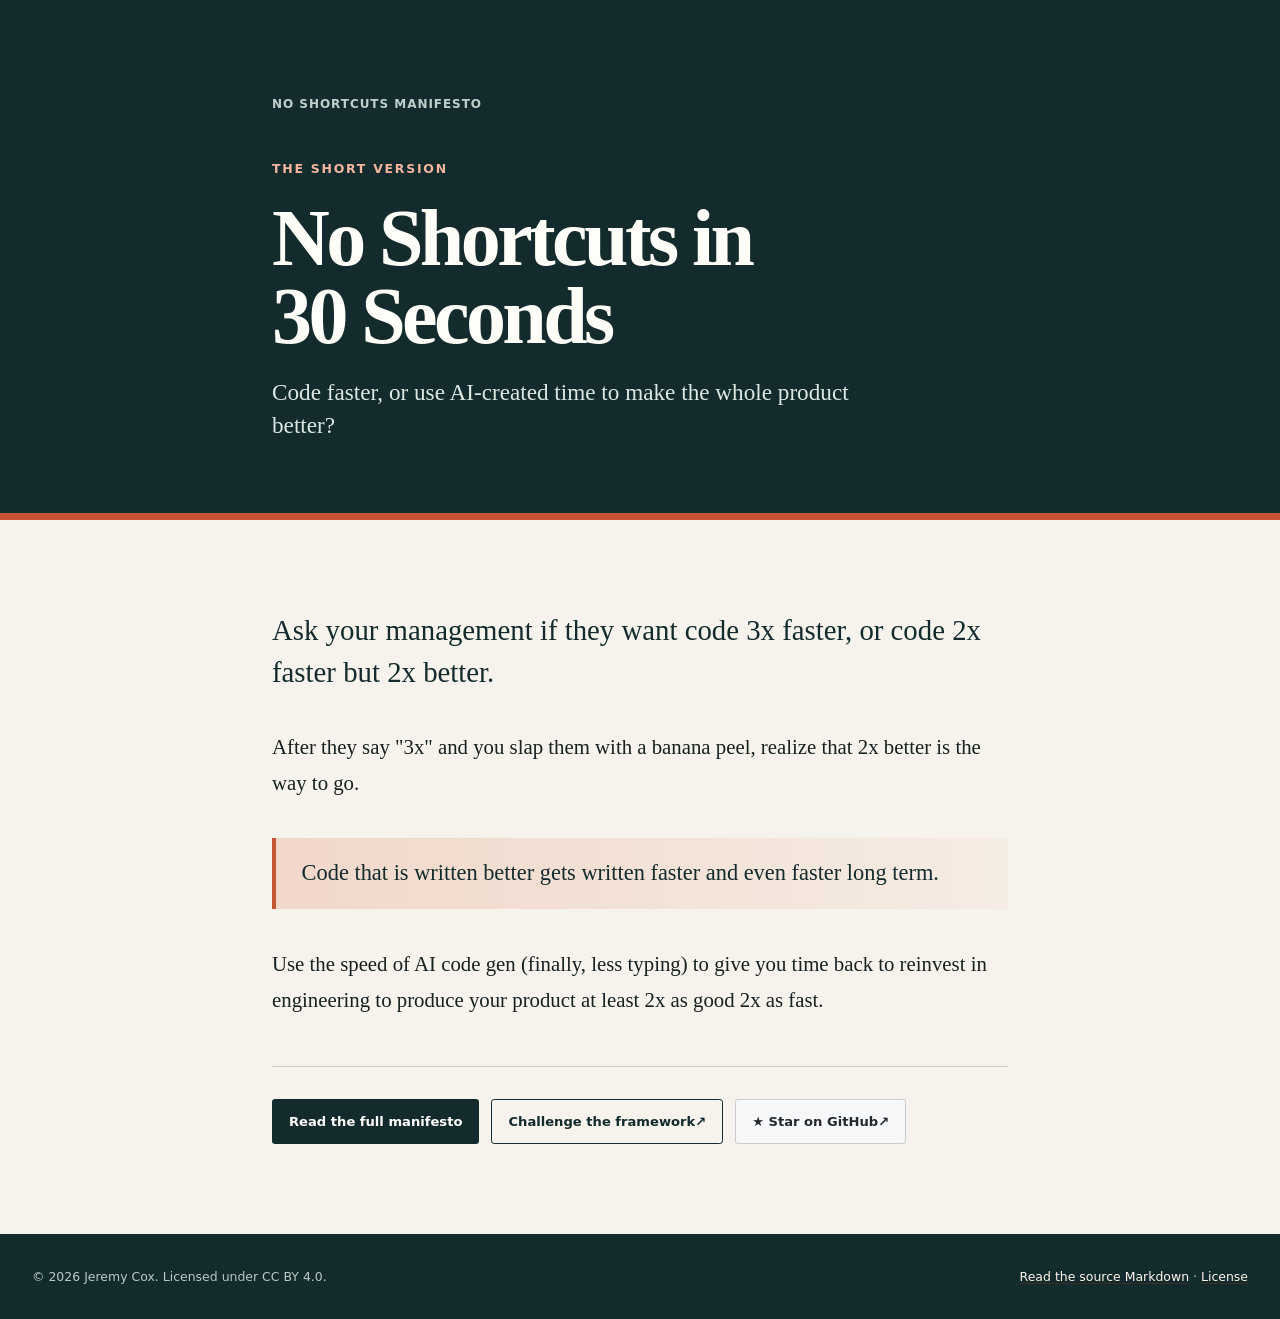
<file: tldr.html>
<!doctype html>
<html lang="en">
<head>
  <meta charset="utf-8">
  <meta name="viewport" content="width=device-width, initial-scale=1">
  <meta name="description" content="AI code generation should make us better engineers—not merely faster coders. The No Shortcuts framework reinvests AI-created time in design, tests, documentation, feedback, and human review.">
  <meta name="author" content="Jeremy Cox">
  <meta name="theme-color" content="#132b2c">
  <link rel="canonical" href="https://nerdchieftain.github.io/no-shortcuts-manifesto/tldr.html">

  <meta property="og:title" content="No Shortcuts — The Short Version">
  <meta property="og:description" content="AI gave us time back. Use it like engineers.">
  <meta property="og:type" content="website">
  <meta property="og:url" content="https://nerdchieftain.github.io/no-shortcuts-manifesto/tldr.html">
  <meta property="og:site_name" content="No Shortcuts Manifesto">
  <meta property="og:image" content="https://nerdchieftain.github.io/no-shortcuts-manifesto/social-card.png">
  <meta property="og:image:type" content="image/png">
  <meta property="og:image:width" content="1200">
  <meta property="og:image:height" content="630">
  <meta property="og:image:alt" content="No Shortcuts. AI gave us time back. Use it like engineers.">

  <meta name="twitter:card" content="summary_large_image">
  <meta name="twitter:title" content="No Shortcuts — The Short Version">
  <meta name="twitter:description" content="AI gave us time back. Use it like engineers.">
  <meta name="twitter:image" content="https://nerdchieftain.github.io/no-shortcuts-manifesto/social-card.png">
  <meta name="twitter:image:alt" content="No Shortcuts. AI gave us time back. Use it like engineers.">
  <title>No Shortcuts — The Short Version</title>
  <link rel="stylesheet" href="styles.css">
</head>
<body class="short-page">
  <a class="skip-link" href="#short-version">Skip to the short version</a>
  <header class="short-hero">
    <div class="short-hero-inner">
      <a class="wordmark" href="index.html">No Shortcuts Manifesto</a>
      <p class="eyebrow">The short version</p>
      <h1>No Shortcuts in 30 Seconds</h1>
      <p class="short-deck">Code faster, or use AI-created time to make the whole product better?</p>
    </div>
  </header>

  <main class="short-main" id="short-version" tabindex="-1">
    <article class="short-article">
      <p>Ask your management if they want code 3x faster, or code 2x faster but 2x better.</p>
<p>After they say "3x" and you slap them with a banana peel, realize that 2x better is the way to go.</p>
<blockquote><p>Code that is written better gets written faster and even faster long term.</p></blockquote>
<p>Use the speed of AI code gen (finally, less typing) to give you time back to reinvest in engineering to produce your product at least 2x as good 2x as fast.</p>
      <div class="short-actions">
        <a class="button button-primary button-dark" href="index.html#preamble">Read the full manifesto</a>
        <a class="button button-outline" href="https://github.com/NerdChieftain/no-shortcuts-manifesto/discussions">Challenge the framework <span aria-hidden="true">↗</span></a>
        <a class="button button-github" href="https://github.com/NerdChieftain/no-shortcuts-manifesto" target="_blank" rel="noopener noreferrer" aria-label="Star NerdChieftain/no-shortcuts-manifesto on GitHub">★ Star on GitHub <span aria-hidden="true">↗</span></a>
      </div>
    </article>
  </main>

  <footer class="site-footer">
    <p>© 2026 Jeremy Cox. Licensed under CC BY 4.0.</p>
    <p><a href="manifesto.md">Read the source Markdown</a> <span aria-hidden="true">·</span> <a href="LICENSE.md">License</a></p>
  </footer>
</body>
</html>
</file>
<file: styles.css>
:root {
  color-scheme: light;
  --ink: #172120;
  --muted: #596664;
  --paper: #f6f3ec;
  --paper-deep: #ebe5d9;
  --forest: #132b2c;
  --forest-soft: #234647;
  --accent: #c65332;
  --accent-soft: #f1d7ca;
  --rule: #d4cabb;
  --reading-width: 46rem;
  --shadow: 0 24px 70px rgb(25 35 32 / 10%);
}

* {
  box-sizing: border-box;
}

html {
  scroll-behavior: smooth;
  scroll-padding-top: 2rem;
}

body {
  margin: 0;
  color: var(--ink);
  background: var(--paper);
  font-family: Georgia, "Times New Roman", serif;
  font-size: 1.08rem;
  line-height: 1.72;
  text-rendering: optimizeLegibility;
}

a {
  color: #8e321c;
  text-decoration-color: rgb(142 50 28 / 35%);
  text-underline-offset: 0.18em;
}

a:hover {
  text-decoration-color: currentColor;
}

.skip-link {
  position: fixed;
  z-index: 10;
  top: 0.75rem;
  left: 0.75rem;
  padding: 0.55rem 0.8rem;
  color: white;
  background: var(--accent);
  font: 700 0.85rem/1 system-ui, sans-serif;
  transform: translateY(-200%);
}

.skip-link:focus {
  transform: translateY(0);
}

.hero {
  position: relative;
  overflow: hidden;
  color: #fffdf7;
  background: var(--forest);
  border-bottom: 0.45rem solid var(--accent);
}

.hero::after {
  position: absolute;
  right: -7rem;
  bottom: -9rem;
  width: 26rem;
  height: 26rem;
  border: 1px solid rgb(255 255 255 / 12%);
  border-radius: 50%;
  box-shadow:
    0 0 0 3.5rem rgb(255 255 255 / 3%),
    0 0 0 7rem rgb(255 255 255 / 2%);
  content: "";
}

.hero-inner {
  position: relative;
  z-index: 1;
  width: min(100% - 3rem, 76rem);
  margin-inline: auto;
  padding: clamp(4rem, 8vw, 7.5rem) 0 clamp(3rem, 6vw, 5rem);
}

.eyebrow,
.hero-actions,
.occasion,
.publication-meta,
.toc,
.site-footer {
  font-family: system-ui, -apple-system, "Segoe UI", sans-serif;
}

.eyebrow {
  margin: 0 0 1.2rem;
  color: #f5b69e;
  font-size: 0.78rem;
  font-weight: 750;
  letter-spacing: 0.14em;
  text-transform: uppercase;
}

.hero h1 {
  max-width: 13ch;
  margin: 0;
  font-size: clamp(3rem, 8vw, 6.7rem);
  font-weight: 600;
  letter-spacing: -0.055em;
  line-height: 0.95;
}

.hero-thesis {
  max-width: 42rem;
  margin: 1.6rem 0 0;
  color: #fffdf7;
  font-size: clamp(1.35rem, 3vw, 2rem);
  line-height: 1.28;
  text-wrap: balance;
}

.hero-support {
  max-width: 43rem;
  margin: 0.8rem 0 0;
  color: #bfd0cc;
  font-size: clamp(1rem, 2vw, 1.18rem);
  line-height: 1.55;
}

.hero-actions,
.short-actions {
  display: flex;
  flex-wrap: wrap;
  align-items: center;
  gap: 0.75rem;
  margin-top: 2rem;
}

.button {
  display: inline-flex;
  align-items: center;
  justify-content: center;
  min-height: 2.85rem;
  padding: 0.72rem 1rem;
  border: 1px solid transparent;
  border-radius: 0.2rem;
  font: 750 0.82rem/1.15 system-ui, -apple-system, "Segoe UI", sans-serif;
  text-align: center;
  text-decoration: none;
}

.button-primary {
  color: #fff;
  background: var(--accent);
}

.button-primary:hover {
  color: #fff;
  background: #aa3e23;
}

.button-secondary {
  color: #fffdf7;
  border-color: rgb(255 253 247 / 45%);
}

.button-secondary:hover {
  color: #fff;
  background: rgb(255 255 255 / 9%);
  border-color: #fffdf7;
}

.button-text {
  padding-inline: 0.35rem;
  color: #f5b69e;
}

.button-text:hover {
  color: #fff;
}

.button-github {
  color: #24292f;
  background: #f6f8fa;
  border-color: rgb(27 31 36 / 20%);
  box-shadow: inset 0 1px 0 rgb(255 255 255 / 25%);
}

.button-github:hover {
  color: #24292f;
  background: #eef1f4;
}

.occasion {
  margin: 2.2rem 0 0;
  color: #f5b69e;
  font-size: 0.76rem;
  font-weight: 700;
  letter-spacing: 0.06em;
  text-transform: uppercase;
}

.publication-meta {
  display: flex;
  flex-wrap: wrap;
  gap: 0.5rem 1.4rem;
  margin-top: 0.55rem;
  color: #abc0bb;
  font-size: 0.78rem;
}

.page-shell {
  display: grid;
  grid-template-columns: minmax(12rem, 17rem) minmax(0, var(--reading-width));
  gap: clamp(2.5rem, 6vw, 6rem);
  justify-content: center;
  width: min(100% - 3rem, 76rem);
  margin: 0 auto;
  padding: clamp(3.5rem, 7vw, 7rem) 0;
}

.toc {
  position: relative;
  font-size: 0.78rem;
  line-height: 1.35;
}

.toc-inner {
  position: sticky;
  top: 2rem;
  max-height: calc(100vh - 4rem);
  overflow: auto;
  padding: 1.2rem 1rem 1.2rem 0;
  border-top: 3px solid var(--accent);
  scrollbar-width: thin;
}

.toc-title {
  margin: 0 0 1rem;
  color: var(--forest);
  font-size: 0.75rem;
  font-weight: 800;
  letter-spacing: 0.13em;
  text-transform: uppercase;
}

.toc ol {
  margin: 0;
  padding: 0;
  list-style: none;
}

.toc li {
  margin: 0.2rem 0;
}

.toc a {
  display: block;
  padding: 0.25rem 0;
  color: var(--muted);
  text-decoration: none;
}

.toc a:hover,
.toc a:focus-visible {
  color: var(--accent);
}

.toc-level-2 {
  padding-top: 0.75rem;
  font-weight: 750;
}

.toc-level-3 {
  padding-left: 0.75rem;
}

.toc-level-4 {
  padding-left: 1.5rem;
  font-size: 0.72rem;
}

main {
  min-width: 0;
}

article > :first-child {
  margin-top: 0;
}

article p {
  margin: 0 0 1.25em;
}

article h2,
article h3,
article h4 {
  position: relative;
  color: var(--forest);
  text-wrap: balance;
}

article h2 {
  margin: 0 0 2rem;
  font: 800 clamp(1rem, 2vw, 1.2rem)/1.2 system-ui, sans-serif;
  letter-spacing: 0.14em;
  text-transform: uppercase;
}

article h3 {
  margin: 4.8rem 0 1.6rem;
  padding-top: 1.7rem;
  border-top: 1px solid var(--rule);
  font-size: clamp(1.9rem, 4vw, 2.65rem);
  line-height: 1.08;
}

article hr + h3 {
  margin-top: 0;
  padding-top: 0;
  border-top: 0;
}

article h4 {
  margin: 3rem 0 1rem;
  font: 780 clamp(1.05rem, 2vw, 1.3rem)/1.3 system-ui, sans-serif;
  letter-spacing: -0.015em;
}

.heading-link {
  margin-left: 0.35em;
  color: var(--accent);
  font: 500 0.6em/1 system-ui, sans-serif;
  text-decoration: none;
  opacity: 0;
}

h2:hover .heading-link,
h3:hover .heading-link,
h4:hover .heading-link,
.heading-link:focus {
  opacity: 1;
}

article blockquote {
  position: relative;
  margin: 2.3rem 0;
  padding: 1.2rem 1.35rem 1.25rem 1.6rem;
  color: var(--forest);
  background: linear-gradient(90deg, var(--accent-soft), rgb(241 215 202 / 25%));
  border-left: 0.3rem solid var(--accent);
  font-size: clamp(1.15rem, 2.5vw, 1.4rem);
  font-weight: 400;
  line-height: 1.45;
}

article blockquote p {
  margin: 0;
}

article hr {
  width: 4.5rem;
  margin: 4.5rem 0;
  border: 0;
  border-top: 0.3rem solid var(--accent);
}

article code {
  padding: 0.12em 0.35em;
  color: #672615;
  background: #eee1d6;
  border-radius: 0.2rem;
  font-size: 0.88em;
}

.credits {
  color: var(--muted);
  font: 0.85rem/1.55 system-ui, sans-serif;
}

.short-hero {
  color: #fffdf7;
  background: var(--forest);
  border-bottom: 0.45rem solid var(--accent);
}

.short-hero-inner {
  width: min(100% - 3rem, var(--reading-width));
  margin-inline: auto;
  padding: clamp(3rem, 7vw, 5.5rem) 0 clamp(2.5rem, 6vw, 4.5rem);
}

.wordmark {
  display: inline-block;
  margin-bottom: 3rem;
  color: #bfd0cc;
  font: 750 0.75rem/1 system-ui, sans-serif;
  letter-spacing: 0.08em;
  text-decoration: none;
  text-transform: uppercase;
}

.wordmark:hover {
  color: #fff;
}

.short-hero h1 {
  max-width: 13ch;
  margin: 0;
  font-size: clamp(2.8rem, 8vw, 5rem);
  font-weight: 600;
  letter-spacing: -0.045em;
  line-height: 0.98;
}

.short-deck {
  max-width: 38rem;
  margin: 1.3rem 0 0;
  color: #dce8e4;
  font-size: clamp(1.15rem, 2.5vw, 1.45rem);
  line-height: 1.4;
}

.short-main {
  width: min(100% - 3rem, var(--reading-width));
  margin-inline: auto;
  padding: clamp(3rem, 7vw, 6rem) 0;
}

.short-article {
  font-size: clamp(1.12rem, 2vw, 1.3rem);
}

.short-article > p:first-child {
  color: var(--forest);
  font-size: clamp(1.4rem, 3vw, 1.8rem);
  line-height: 1.45;
}

.short-actions {
  margin-top: 3rem;
  padding-top: 2rem;
  border-top: 1px solid var(--rule);
}

.button-dark {
  background: var(--forest);
}

.button-dark:hover {
  background: var(--forest-soft);
}

.button-outline {
  color: var(--forest);
  border-color: var(--forest);
}

.button-outline:hover {
  color: #fff;
  background: var(--forest);
}

.site-footer {
  display: flex;
  flex-wrap: wrap;
  justify-content: space-between;
  gap: 0.5rem 2rem;
  padding: 2rem max(1.5rem, calc((100% - 76rem) / 2));
  color: #b9c9c5;
  background: var(--forest);
  font-size: 0.78rem;
}

.site-footer p {
  margin: 0;
}

.site-footer a {
  color: #fff5ee;
}

:focus-visible {
  outline: 3px solid #e66e45;
  outline-offset: 3px;
}

@media (max-width: 860px) {
  body {
    font-size: 1rem;
  }

  .hero-inner,
  .short-hero-inner,
  .short-main,
  .page-shell {
    width: min(100% - 2rem, var(--reading-width));
  }

  .page-shell {
    display: block;
    padding-top: 2.5rem;
  }

  .toc-inner {
    position: static;
    max-height: 18rem;
    margin-bottom: 4rem;
    padding: 1.2rem;
    overflow: auto;
    background: rgb(255 255 255 / 45%);
    border: 1px solid var(--rule);
    border-top: 3px solid var(--accent);
  }

  .toc ol {
    columns: 2 13rem;
    column-gap: 2rem;
  }

  .toc li {
    break-inside: avoid;
  }

  article h3 {
    margin-top: 4rem;
  }
}

@media (max-width: 520px) {
  .hero h1 {
    font-size: clamp(2.8rem, 16vw, 4.4rem);
  }

  .publication-meta {
    display: grid;
  }

  .hero-actions,
  .short-actions {
    align-items: stretch;
    flex-direction: column;
  }

  .hero-actions .button,
  .short-actions .button {
    width: 100%;
  }

  .toc ol {
    columns: auto;
  }

  article blockquote {
    margin-inline: -0.25rem;
  }
}

@media (prefers-reduced-motion: reduce) {
  html {
    scroll-behavior: auto;
  }
}

@media print {
  body {
    color: #000;
    background: #fff;
    font-size: 11pt;
  }

  .skip-link,
  .toc,
  .heading-link,
  .hero-actions,
  .short-actions,
  .site-footer {
    display: none;
  }

  .hero,
  .short-hero {
    color: #000;
    background: transparent;
    border-bottom: 2pt solid #000;
  }

  .hero::after {
    display: none;
  }

  .hero-inner,
  .short-hero-inner,
  .short-main {
    width: auto;
    padding: 0 0 1.5rem;
  }

  .eyebrow,
  .hero-thesis,
  .hero-support,
  .short-deck,
  .occasion,
  .publication-meta {
    color: #000;
  }

  .page-shell {
    display: block;
    width: auto;
    padding: 2rem 0;
  }

  article h2,
  article h3,
  article h4 {
    color: #000;
    break-after: avoid;
  }

  article blockquote {
    color: #000;
    background: transparent;
    border-left-color: #000;
    break-inside: avoid;
  }
}
</file>
